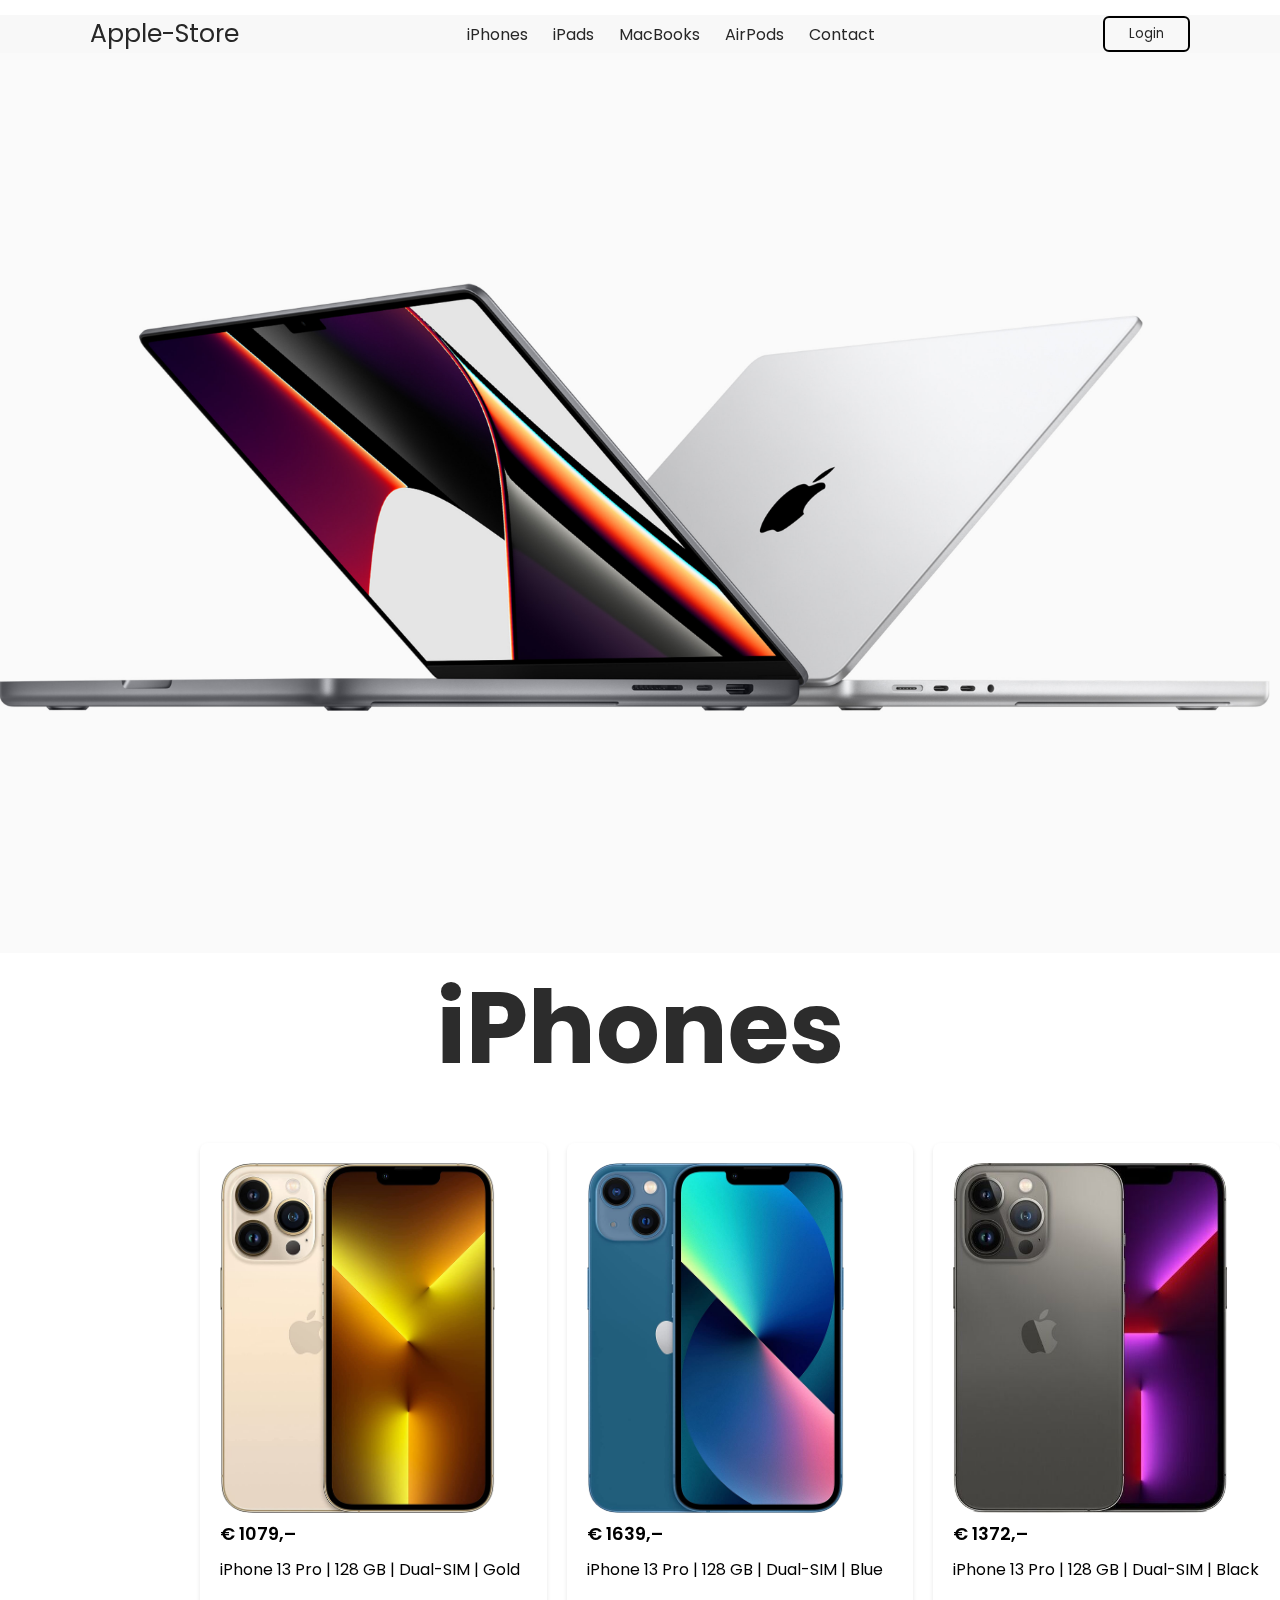
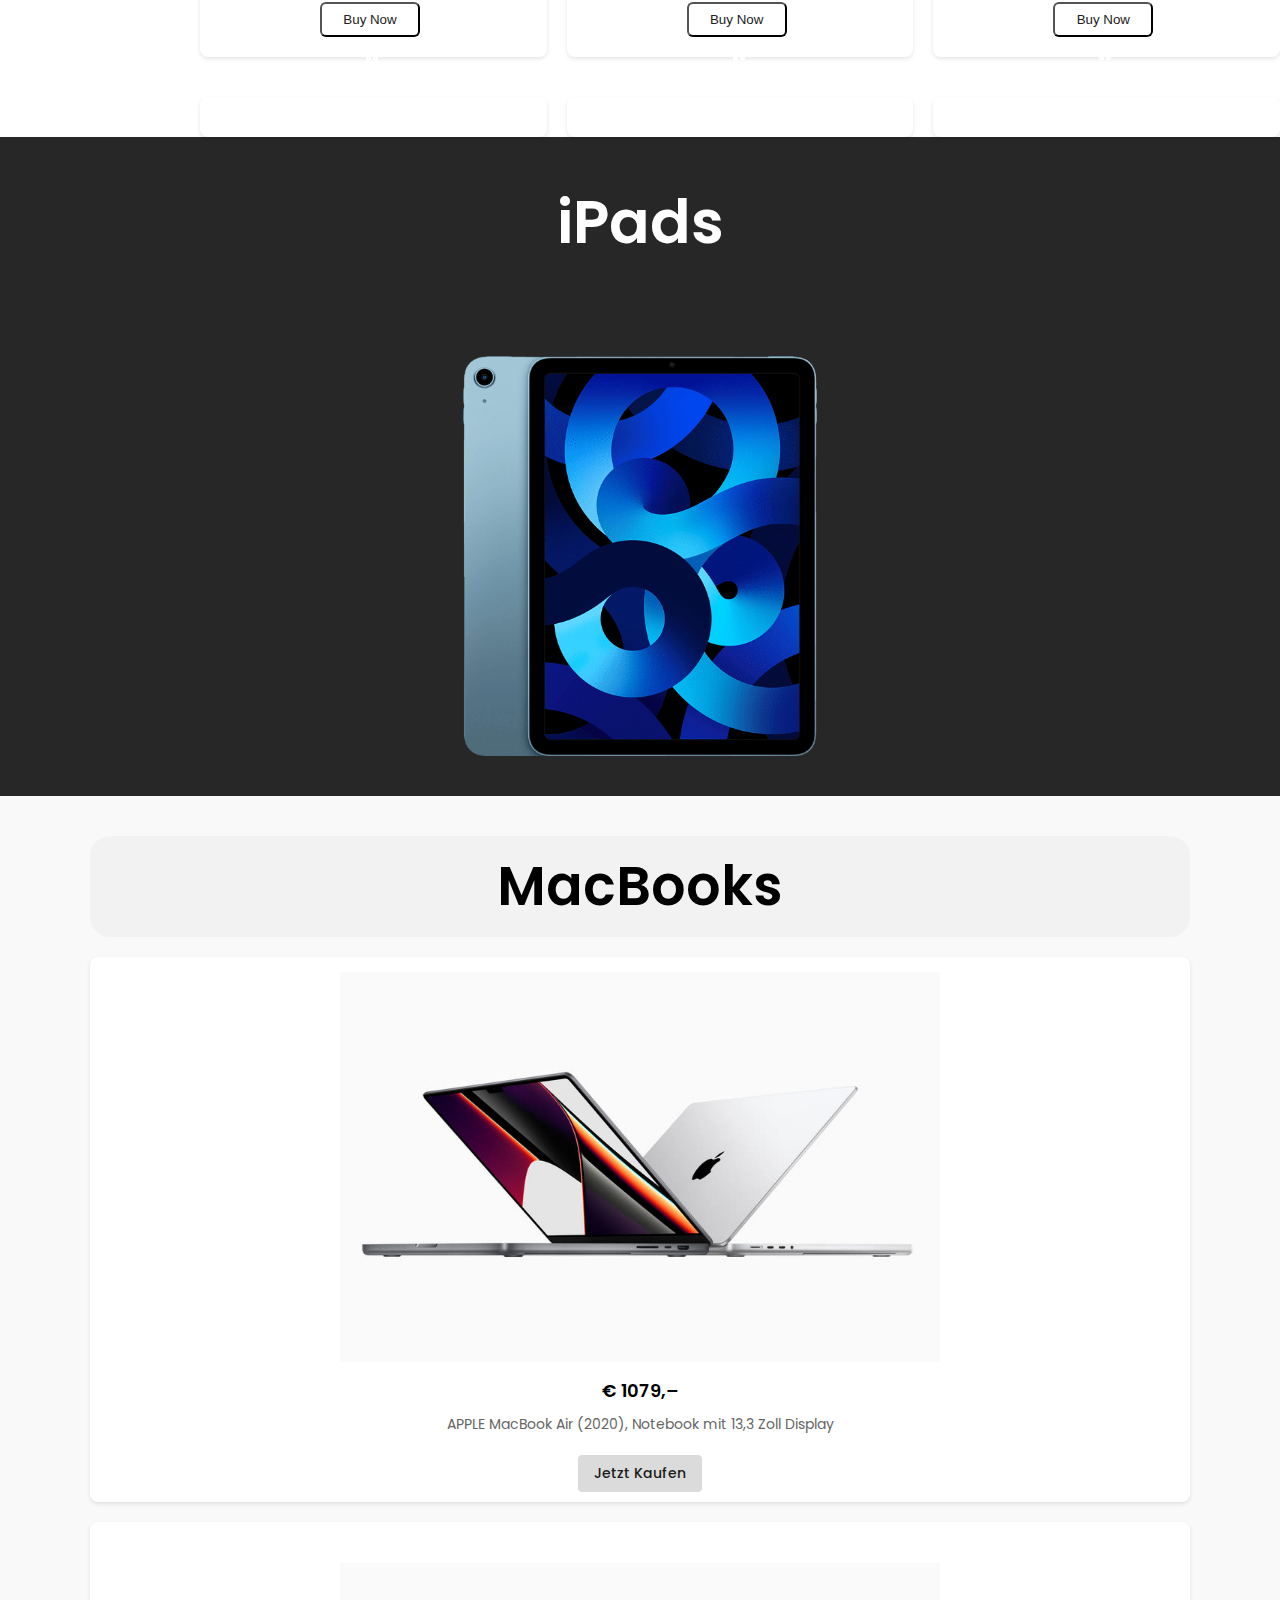
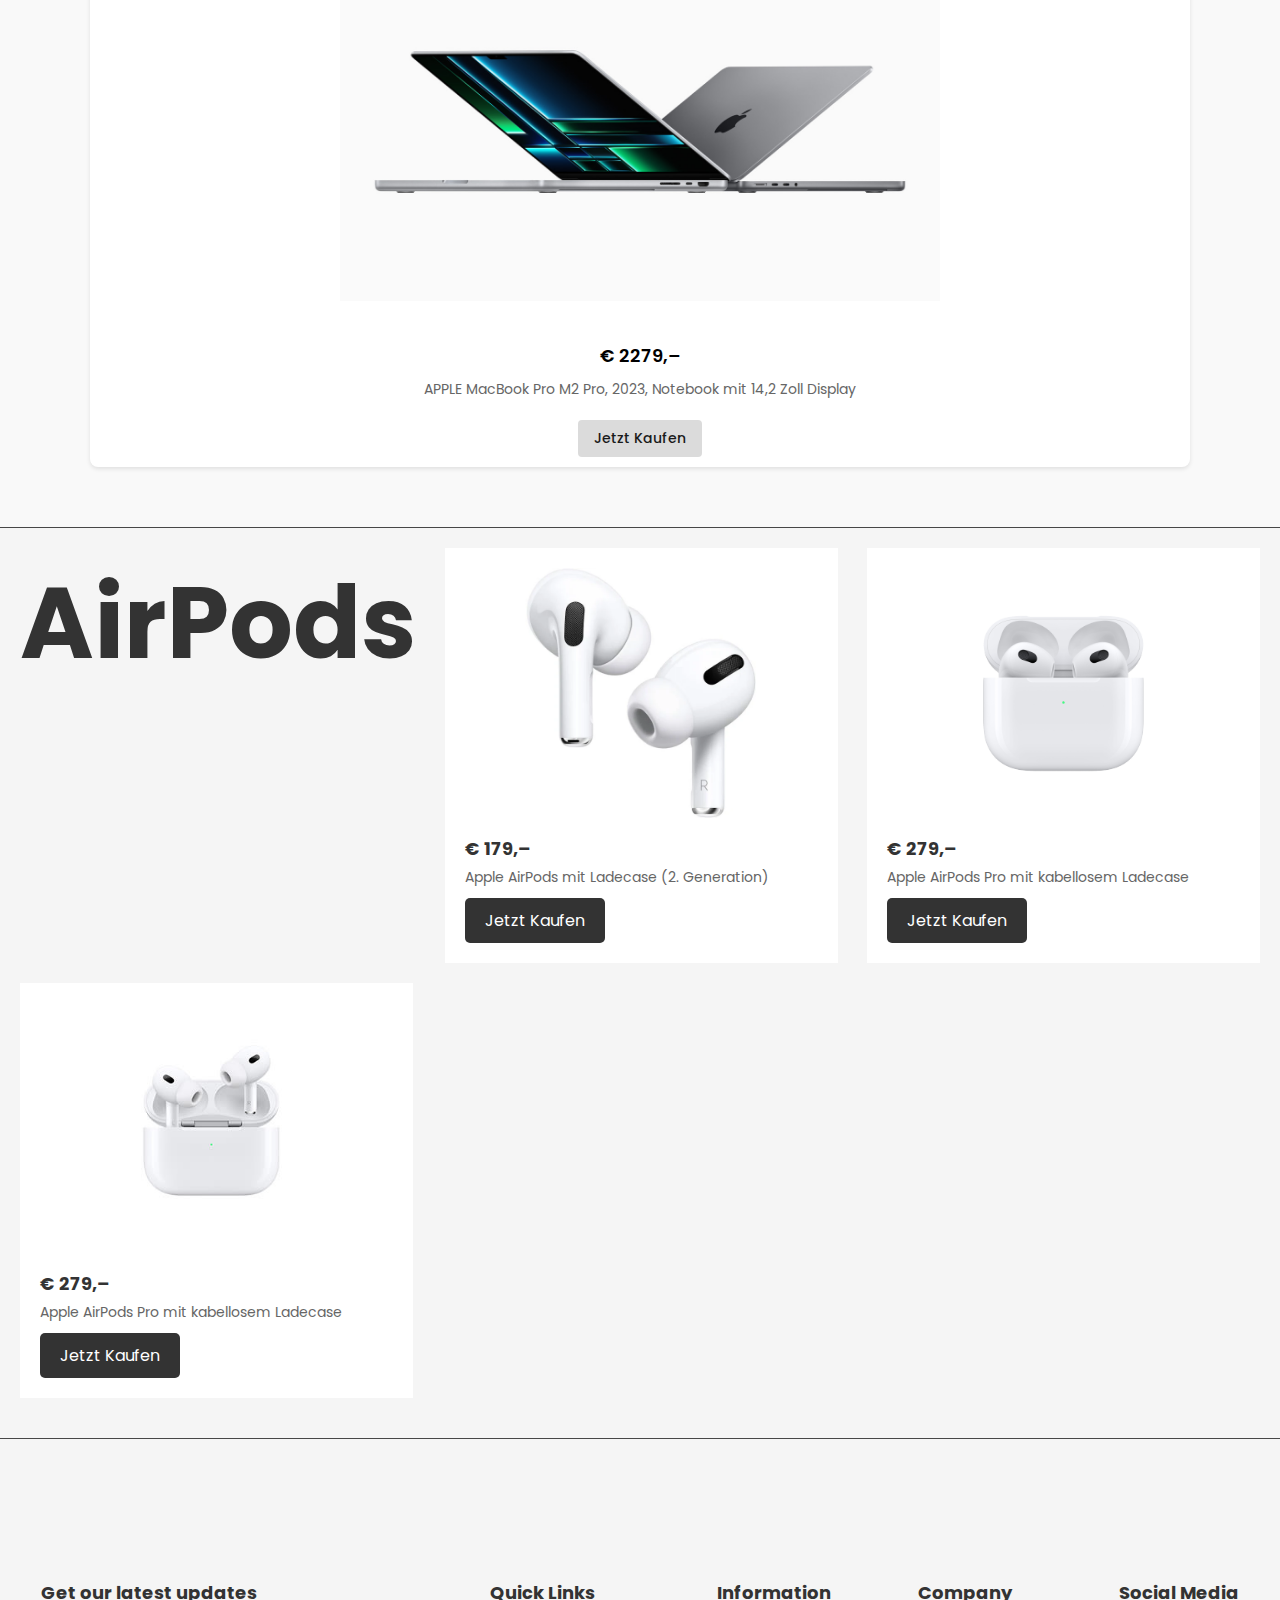
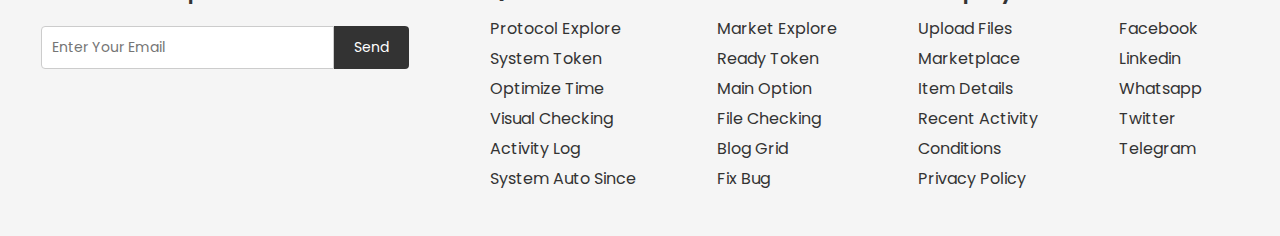
<file: index.html>
<!DOCTYPE html>
<!-- Coding By CodingNepal - codingnepalweb.com -->
<html lang="en">

<head>
  <meta charset="UTF-8" />
  <meta http-equiv="X-UA-Compatible" content="IE=edge" />
  <meta name="viewport" content="width=device-width, initial-scale=1.0" />
  <title>Apple (Deutschland)</title>
  <link rel="stylesheet" href="style.css" />
  <link rel="icon" class="logo" type="image/png" href="logo2.png">
  <!-- Unicons -->
  <link rel="stylesheet" href="https://unicons.iconscout.com/release/v4.0.0/css/line.css" />
</head>

<style>
  /* CSS for Scrollbar */
  body {
  overflow: auto;
}

/* Custom Scrollbar Styles */
::-webkit-scrollbar {
  width: 10px;
}

::-webkit-scrollbar-track {
  background: #f1f1f1;
}

::-webkit-scrollbar-thumb {
  background: #333;
  border-radius: 20px;
}

::-webkit-scrollbar-thumb:hover {
  background: #535353;
}

/* Scroll-to-Bottom Button Styles */
.scroll-to-bottom {
  position: fixed;
  bottom: 20px;
  right: 20px;
  width: 40px;
  height: 40px;
  border-radius: 50%;
  background-color: #333;
  color: #fff;
  text-align: center;
  line-height: 40px;
  cursor: pointer;
  opacity: 0;
  transition: opacity 0.3s;
  transform: rotate(360deg);
}

.scroll-to-bottom.show {
  opacity: 1;
}
</style>

<body>
  <!-- Header -->
  <header class="header">
    <nav class="nav">
      <a href="#" class="nav_logo">Apple-Store</a>

      <ul class="nav_items">
        <li class="nav_item">
          <a href="#iphones" class="nav_link">iPhones</a>
          <a href="#iPads" class="nav_link">iPads</a>
          <a href="#MacBooks" class="nav_link">MacBooks</a>
          <a href="#AirPods" class="nav_link">AirPods</a>
          <a href="#Con" class="nav_link">Contact</a>
        </li>
      </ul>

      <button class="button" id="form-open">Login</button>
    </nav>
  </header>

  <section class="home">
    <div class="form_container">
      <i class="uil uil-times form_close"></i>
      <div class="form login_form">
        <form action="#">
          <h2>Anmelden</h2>

          <div class="input_box">
            <input type="email" placeholder="Enter your email" required />
            <i class="uil uil-envelope-alt email"></i>
          </div>
          <div class="input_box">
            <input type="password" placeholder="Enter your password" required />
            <i class="uil uil-lock password"></i>
            

          <div class="option_field">
            <span class="checkbox">
              <input type="checkbox" id="check" />
              <label for="check">Erinnere mich</label>
            </span>
            <a href="#" class="forgot_pw">Passwort vergessen?</a>
          </div>

          <button class="button">Jetzt einloggen</button>

          <div class="login_signup">Noch keinen Account? <a href="#" id="signup">Registrieren</a></div>
        </form>
      </div>

      <div class="form signup_form">
        <form action="#">
          <h2>Registrieren</h2>

          <div class="input_box">
            <input type="email" placeholder="Enter your email" required />
            <i class="uil uil-envelope-alt email"></i>
          </div>
          <div class="input_box">
            <input type="password" placeholder="Create password" required />
            <i class="uil uil-lock password"></i>
            <i class="uil uil-eye-slash pw_hide"></i>
          </div>
          <div class="input_box">
            <input type="password" placeholder="Confirm password" required />
            <i class="uil uil-lock password"></i>
            <i class="uil uil-eye-slash pw_hide"></i>
          </div>
         
          <button class="button">Jetzt registrieren</button>
          <div class="login_signup">Bereits einen Account? <a href="#" id="login">Einloggen</a></div>
        </form>
      </div>
    </div>
  </section>
  
  <h1 id="iphones" class="section_title">iPhones</h1>
<section class="cards">
  <div class="card">
    <link rel="stylesheet" href="buy.html">
    <img src="card1.jpg" alt="Card 1" class="card_image" />
    <div class="card_content">
      <h3 class="card_title">€ 1079,–</h3>
      <p class="card_description">iPhone 13 Pro | 128 GB | Dual-SIM | Gold</p>
      <link rel="stylesheet" href="buy.html">
      <form action="buygold.html">
        <button class="custom-button">
          <span class="icon">
            <svg xmlns="http://www.w3.org/2000/svg" viewBox="0 0 24 24" fill="none" stroke="currentColor" stroke-width="2" stroke-linecap="round" stroke-linejoin="round">
              <path d="M1 3h4l2.689 11.627A2 2 0 0 0 9.333 17h5.334a2 2 0 0 0 1.644-1.373L19 7H6" />
              <circle cx="10.5" cy="19.5" r="1.5" />
              <circle cx="17.5" cy="19.5" r="1.5" />
            </svg>
          </span>
          Buy Now
        </button>
      </form>
    </div>
  </div>
  <div class="card">
    <img src="card2.jpg" alt="Card 2" class="card_image" />
    <div class="card_content">
      <h3 class="card_title">€ 1639,–</h3>
      <p class="card_description">iPhone 13 Pro | 128 GB | Dual-SIM | Blue</p>
      <form action="buy.html">
        <button class="custom-button">
          <span class="icon">
            <svg xmlns="http://www.w3.org/2000/svg" viewBox="0 0 24 24" fill="none" stroke="currentColor" stroke-width="2" stroke-linecap="round" stroke-linejoin="round">
              <path d="M1 3h4l2.689 11.627A2 2 0 0 0 9.333 17h5.334a2 2 0 0 0 1.644-1.373L19 7H6" />
              <circle cx="10.5" cy="19.5" r="1.5" />
              <circle cx="17.5" cy="19.5" r="1.5" />
            </svg>
          </span>
          Buy Now
        </button>
      </form>
    </div>
  </div>
  <div class="card">
    <img src="card3.jpg" alt="Card 3" class="card_image" />
    <div class="card_content">
      <h3 class="card_title">€ 1372,–</h3>
      <p class="card_description">iPhone 13 Pro | 128 GB | Dual-SIM | Black</p>
      <form action="buy.html">
        <button class="custom-button">
          <span class="icon">
            <svg xmlns="http://www.w3.org/2000/svg" viewBox="0 0 24 24" fill="none" stroke="currentColor" stroke-width="2" stroke-linecap="round" stroke-linejoin="round">
              <path d="M1 3h4l2.689 11.627A2 2 0 0 0 9.333 17h5.334a2 2 0 0 0 1.644-1.373L19 7H6" />
              <circle cx="10.5" cy="19.5" r="1.5" />
              <circle cx="17.5" cy="19.5" r="1.5" />
            </svg>
          </span>
          Buy Now
        </button>
      </form>
    </div>
  </div>
</section>


  <div class="cards">
    <div class="card">
    </div>
    <div class="card">
    </div>
    <div class="card">
    </div>
  </div>

  <div class="dark-section">
    <div class="dark-section-content">
    </div>
  </div>
  <div id="iPads" class="dark-section">
    <div class="dark-section-content">
      <h2 class="pads" style="font-size: 60px;">iPads</h2>
      <h3 class="des">Description</h3>
      <br>
      <q class="text">Apple 2022 11" iPad Pro </q>
      <div class="slider">
        <img src="slide4.jpg" alt="Bild 1" style="border-radius: 35px; background: transparent;" />
        <img src="slide5.jpg" alt="Bild 2" class="slide5" style="border-radius: 35px;" />
        <img src="slide6.jpg" alt="Bild 3" style="border-radius: 35px;" />
        <img src="slide7.jpg" alt="Bild 3" style="border-radius: 35px;" />
      </div>
    </div>
  </div>

  <section id="MacBooks" class="laptops">
    <div class="laptops-content">
      <h2 class="laptops-heading">MacBooks</h2>
  
      <div class="laptop-card">
        <img class="laptop-image" src="laptop1.jpg" alt="Laptop 1">
        <h3 class="laptop-title">€ 1079,–</h3>
        <p class="laptop-description">APPLE MacBook Air (2020), Notebook mit 13,3 Zoll Display</p>
        <a class="laptop-button" href="#">Jetzt Kaufen</a>
      </div>
  
      <div class="laptop-card">
        <img class="laptop-image" src="laptop2.jpg" alt="Laptop 2">
        <h3 class="laptop-title">€ 2279,–</h3>
        <p class="laptop-description">APPLE MacBook Pro M2 Pro, 2023, Notebook mit 14,2 Zoll Display</p>
        <a class="laptop-button" href="#">Jetzt Kaufen</a>
      </div>
    </div>
  </section>

  <section id="AirPods" class="airpods">
    <div class="airpods-content">
      <h2 class="airpods-heading">AirPods</h2>
  
      <div class="airpods-card">
        <img class="airpods-image" src="airpods1.jpg" alt="AirPods 1">
        <h3 class="airpods-title">€ 179,–</h3>
        <p class="airpods-description">Apple AirPods mit Ladecase (2. Generation)</p>
        <a class="airpods-button" href="#">Jetzt Kaufen</a>
      </div>
  
      <div class="airpods-card">
        <img class="airpods-image" src="airpods2.jpg" alt="AirPods 2">
        <h3 class="airpods-title">€ 279,–</h3>
        <p class="airpods-description">Apple AirPods Pro mit kabellosem Ladecase</p>
        <a class="airpods-button" href="#">Jetzt Kaufen</a>
      </div>
  
      <div class="airpods-card">
        <img class="airpods-image" src="airpods3.jpg" alt="AirPods 3">
        <h3 class="airpods-title">€ 279,–</h3>
        <p class="airpods-description">Apple AirPods Pro mit kabellosem Ladecase</p>
        <a class="airpods-button" href="#">Jetzt Kaufen</a>
      </div>
    </div>
  </section>
  
  

  <footer id="Con" class="footer">
    <div class="footer-container">
      <div>
        <h3>Get our latest updates</h3>
        <form>
          <div class="input-wrap">
            <input type="email" placeholder="Enter Your Email" />
            <button type="submit" class="btn btn-primary">Send</button>
          </div>
        </form>
      </div>
      <div>
        <h3>Quick Links</h3>
        <ul>
          <li><a href="#">Protocol Explore</a></li>
          <li><a href="#">System Token</a></li>
          <li><a href="#">Optimize Time</a></li>
          <li><a href="#">Visual Checking</a></li>
          <li><a href="#">Activity Log</a></li>
          <li><a href="#">System Auto Since</a></li>
        </ul>
      </div>
      <div>
        <h3>Information</h3>
        <ul>
          <li><a href="#">Market Explore</a></li>
          <li><a href="#">Ready Token</a></li>
          <li><a href="#">Main Option</a></li>
          <li><a href="#">File Checking</a></li>
          <li><a href="#">Blog Grid</a></li>
          <li><a href="#">Fix Bug</a></li>
        </ul>
      </div>
      <div>
        <h3>Company</h3>
        <ul>
          <li><a href="#">Upload Files</a></li>
          <li><a href="#">Marketplace</a></li>
          <li><a href="#">Item Details</a></li>
          <li><a href="#">Recent Activity</a></li>
          <li><a href="#">Conditions</a></li>
          <li><a href="#">Privacy Policy</a></li>
        </ul>
      </div>
      <div>
        <h3>Social Media</h3>
        <ul>
          <li><a href="#">Facebook</a></li>
          <li><a href="#">Linkedin</a></li>
          <li><a href="#">Whatsapp</a></li>
          <li><a href="#">Twitter</a></li>
          <li><a href="#">Telegram</a></li>
        </ul>
      </div>
    </div>
  </footer>
  
  <div class="scroll-to-bottom" onclick="scrollToBottom()">
    <i class="uil uil-arrow-down"></i>
  </div>

  <script src="script.js"></script>
</body>

</html>
</file>
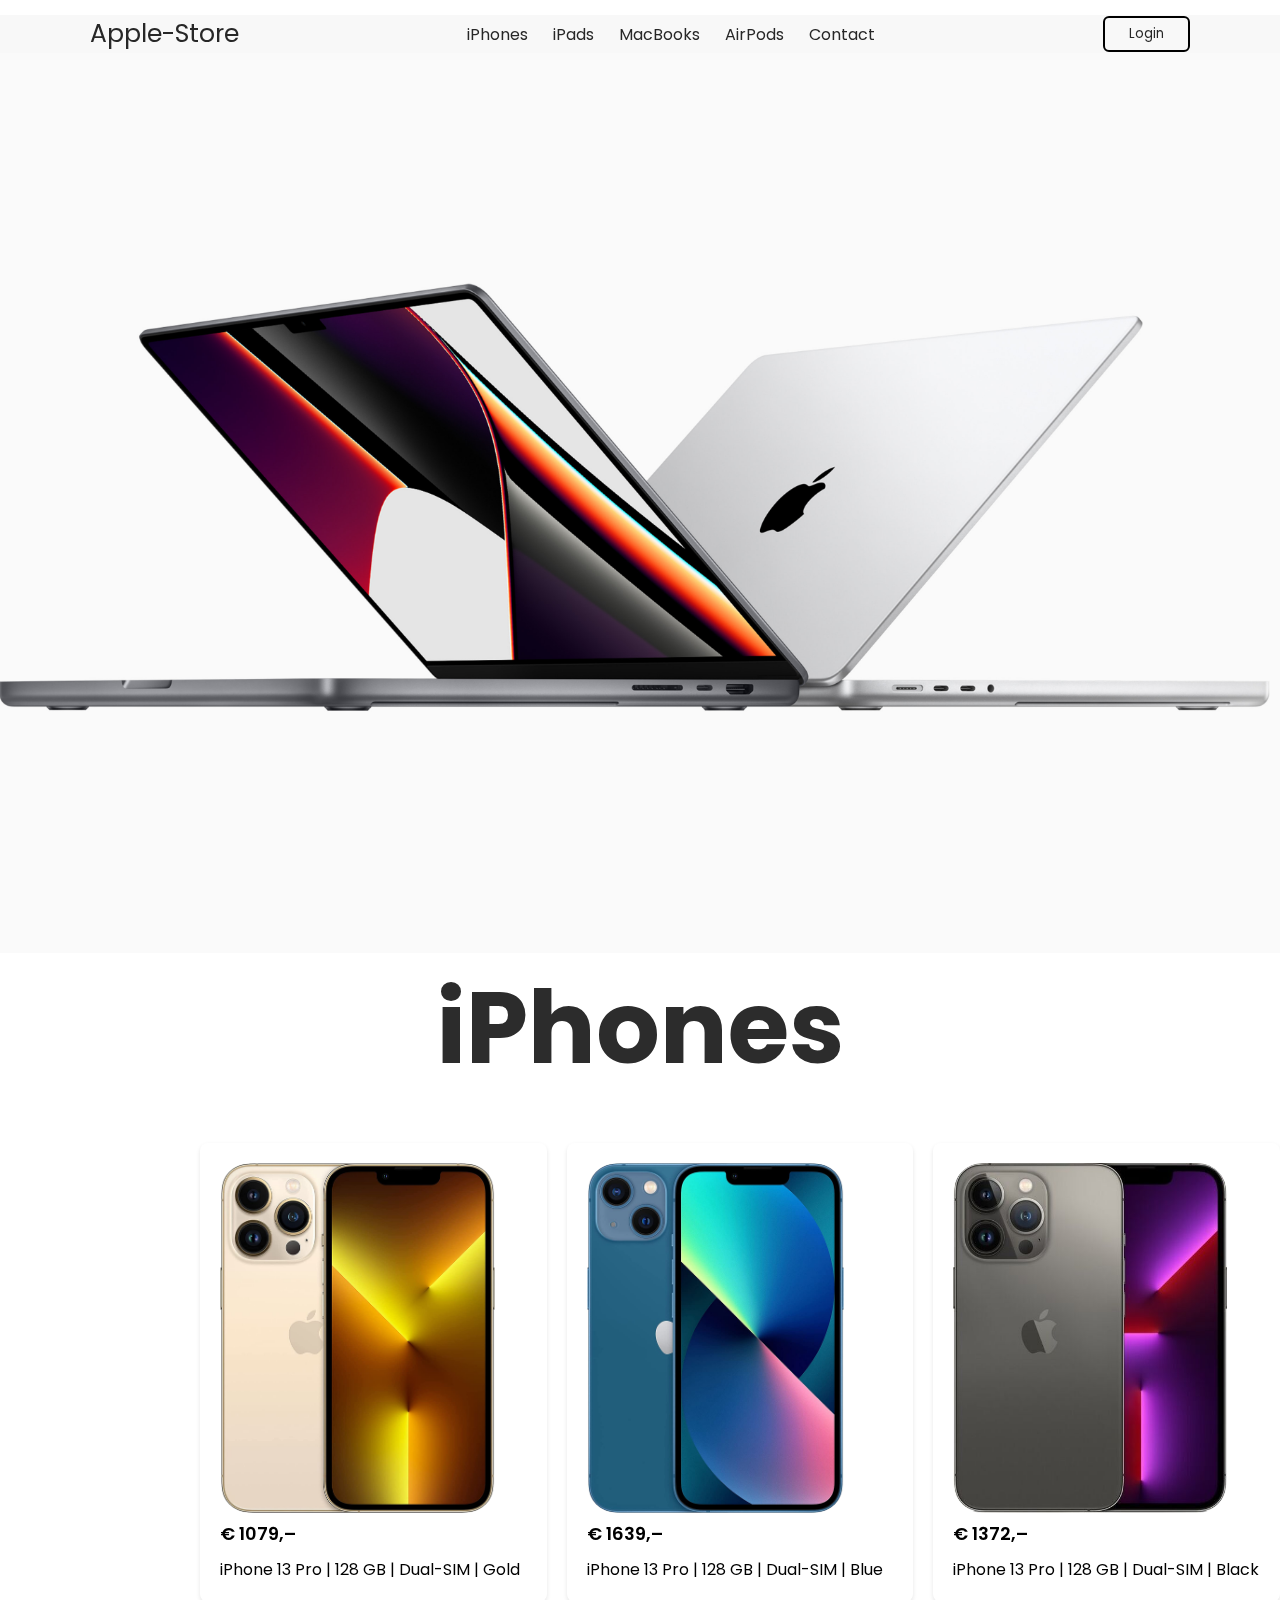
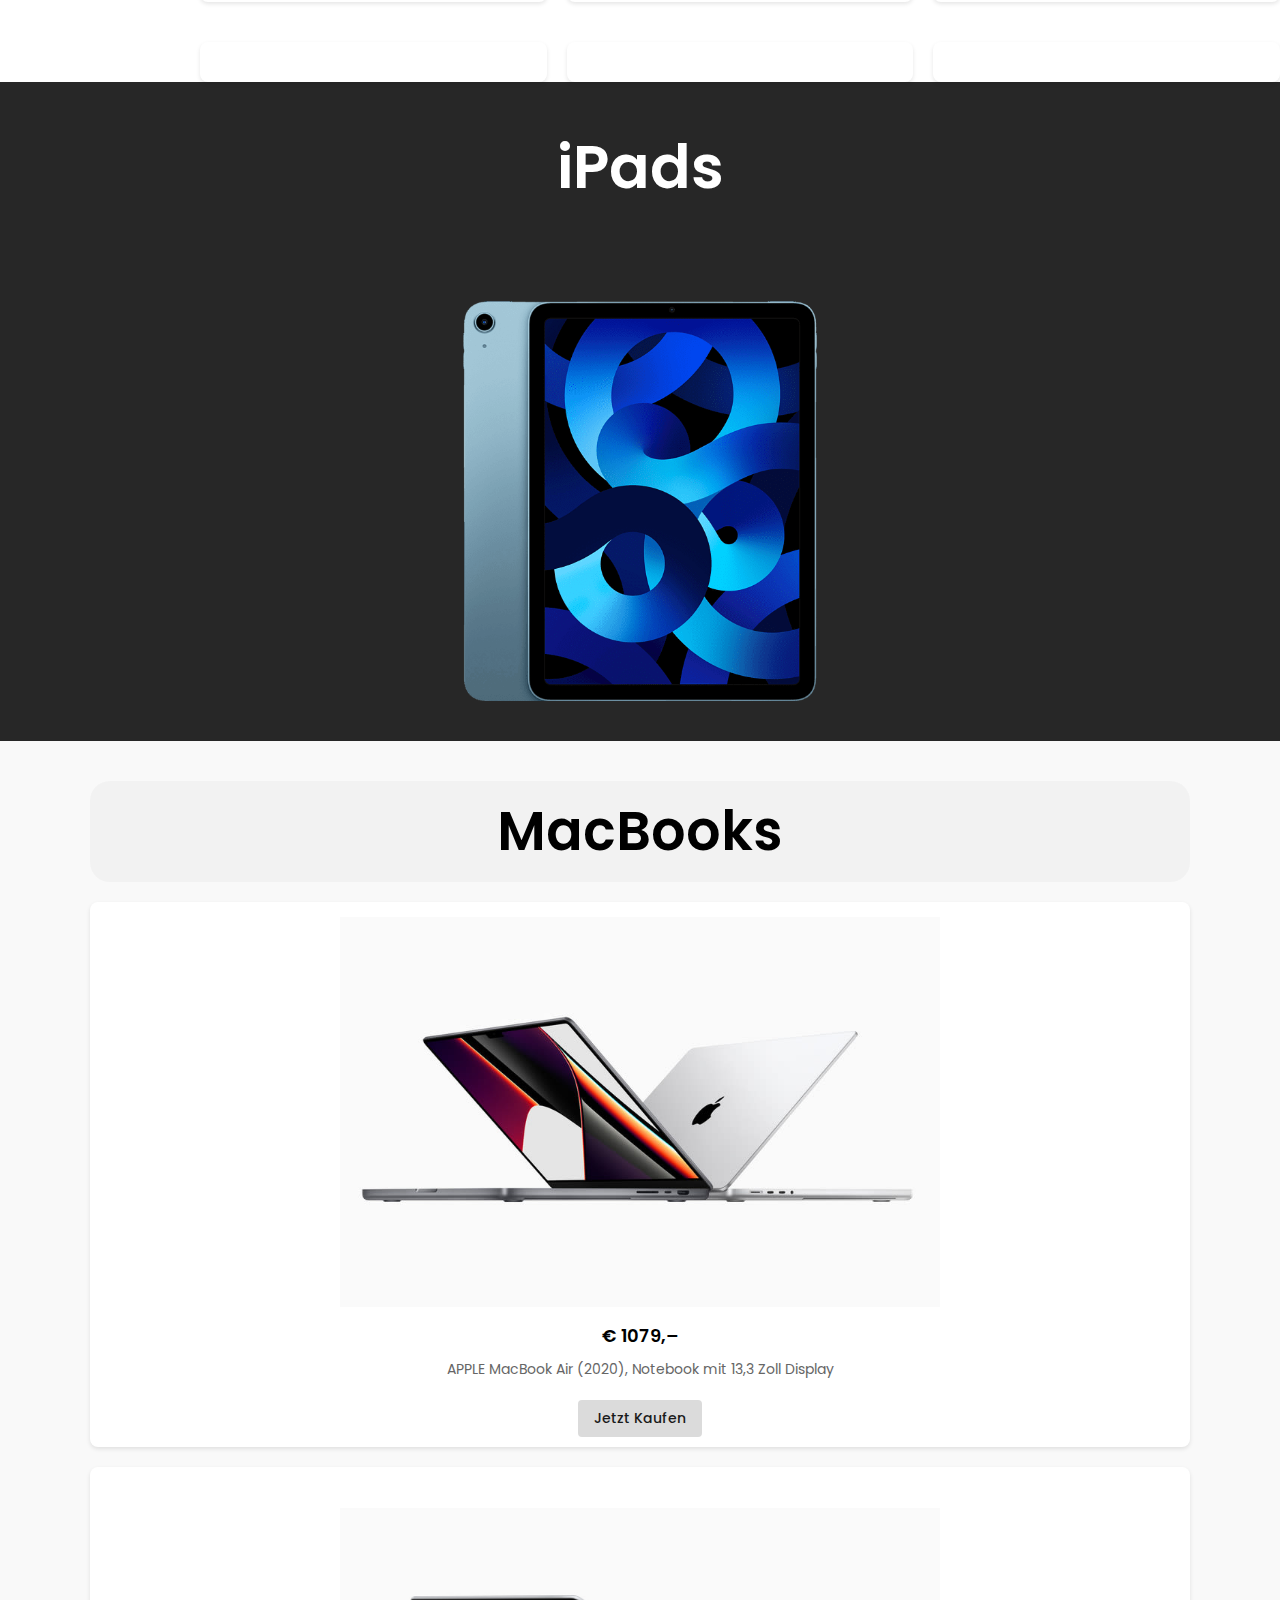
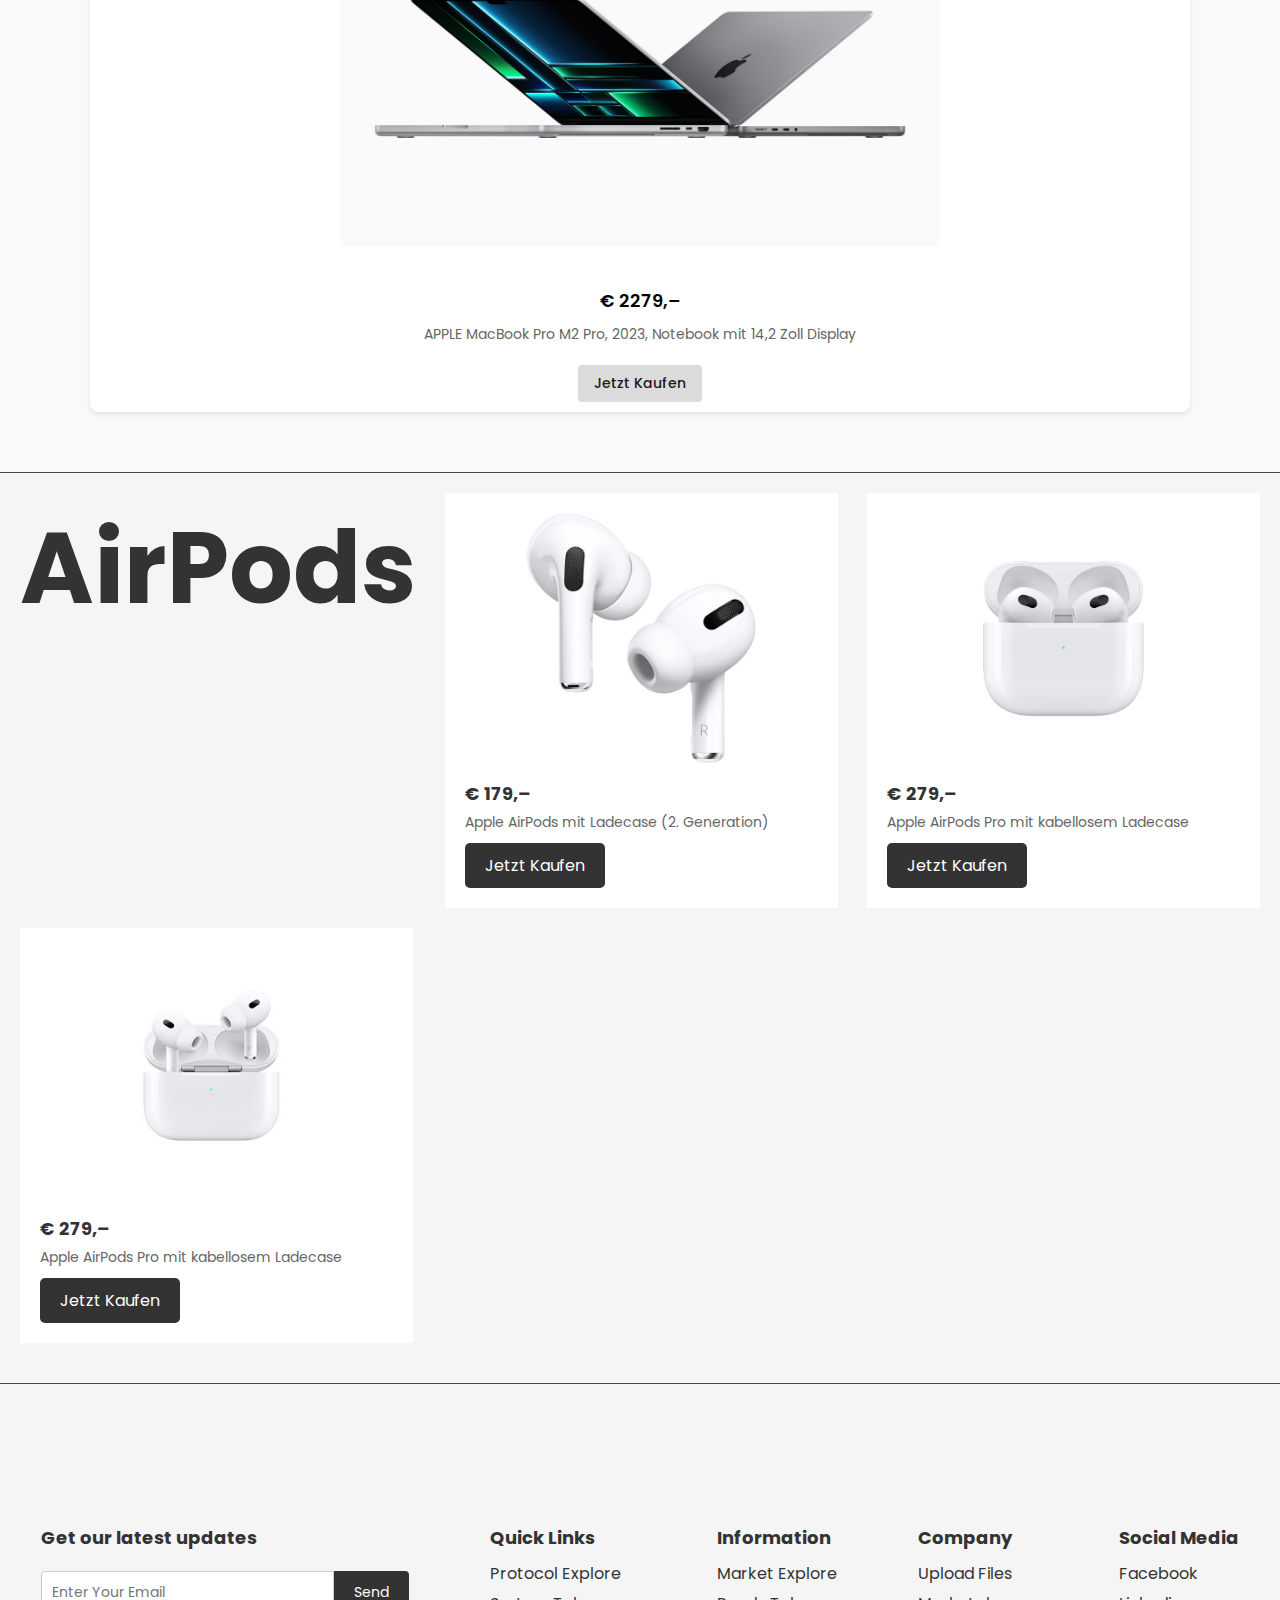
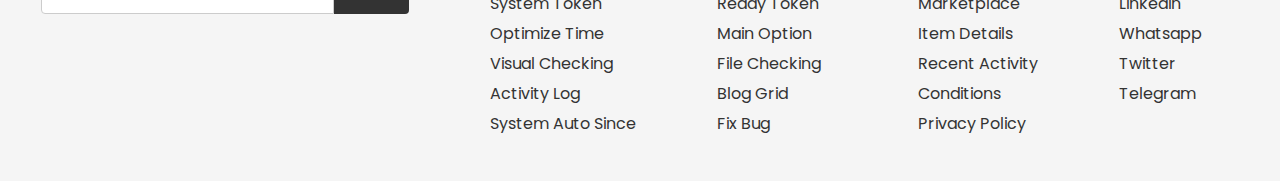
<file: Appel page 26.05.2023/index.html>
<!DOCTYPE html>
<!-- Coding By CodingNepal - codingnepalweb.com -->
<html lang="en">

<head>
  <meta charset="UTF-8" />
  <meta http-equiv="X-UA-Compatible" content="IE=edge" />
  <meta name="viewport" content="width=device-width, initial-scale=1.0" />
  <title>Apple (Deutschland)</title>
  <link rel="stylesheet" href="style.css" />
  <link rel="icon" class="logo" type="image/png" href="logo2.png">
  <!-- Unicons -->
  <link rel="stylesheet" href="https://unicons.iconscout.com/release/v4.0.0/css/line.css" />
</head>

<style>
  /* CSS for Scrollbar */
  body {
  overflow: auto;
}

/* Custom Scrollbar Styles */
::-webkit-scrollbar {
  width: 10px;
}

::-webkit-scrollbar-track {
  background: #f1f1f1;
}

::-webkit-scrollbar-thumb {
  background: #333;
  border-radius: 20px;
}

::-webkit-scrollbar-thumb:hover {
  background: #535353;
}

/* Scroll-to-Bottom Button Styles */
.scroll-to-bottom {
  position: fixed;
  bottom: 20px;
  right: 20px;
  width: 40px;
  height: 40px;
  border-radius: 50%;
  background-color: #333;
  color: #fff;
  text-align: center;
  line-height: 40px;
  cursor: pointer;
  opacity: 0;
  transition: opacity 0.3s;
  transform: rotate(360deg);
}

.scroll-to-bottom.show {
  opacity: 1;
}
</style>

<body>
  <!-- Header -->
  <header class="header">
    <nav class="nav">
      <a href="#" class="nav_logo">Apple-Store</a>

      <ul class="nav_items">
        <li class="nav_item">
          <a href="#iphones" class="nav_link">iPhones</a>
          <a href="#iPads" class="nav_link">iPads</a>
          <a href="#MacBooks" class="nav_link">MacBooks</a>
          <a href="#AirPods" class="nav_link">AirPods</a>
          <a href="#Con" class="nav_link">Contact</a>
        </li>
      </ul>

      <button class="button" id="form-open">Login</button>
    </nav>
  </header>

  <section class="home">
    <div class="form_container">
      <i class="uil uil-times form_close"></i>
      <div class="form login_form">
        <form action="#">
          <h2>Anmelden</h2>

          <div class="input_box">
            <input type="email" placeholder="Enter your email" required />
            <i class="uil uil-envelope-alt email"></i>
          </div>
          <div class="input_box">
            <input type="password" placeholder="Enter your password" required />
            <i class="uil uil-lock password"></i>
            

          <div class="option_field">
            <span class="checkbox">
              <input type="checkbox" id="check" />
              <label for="check">Erinnere mich</label>
            </span>
            <a href="#" class="forgot_pw">Passwort vergessen?</a>
          </div>

          <button class="button">Jetzt einloggen</button>

          <div class="login_signup">Noch keinen Account? <a href="#" id="signup">Registrieren</a></div>
        </form>
      </div>

      <div class="form signup_form">
        <form action="#">
          <h2>Registrieren</h2>

          <div class="input_box">
            <input type="email" placeholder="Enter your email" required />
            <i class="uil uil-envelope-alt email"></i>
          </div>
          <div class="input_box">
            <input type="password" placeholder="Create password" required />
            <i class="uil uil-lock password"></i>
            <i class="uil uil-eye-slash pw_hide"></i>
          </div>
          <div class="input_box">
            <input type="password" placeholder="Confirm password" required />
            <i class="uil uil-lock password"></i>
            <i class="uil uil-eye-slash pw_hide"></i>
          </div>
         
          <button class="button">Jetzt registrieren</button>
          <div class="login_signup">Bereits einen Account? <a href="#" id="login">Einloggen</a></div>
        </form>
      </div>
    </div>
  </section>
  
  <h1 id="iphones" class="section_title">iPhones</h1>
<section class="cards">
  <div class="card">
    <img src="card1.jpg" alt="Card 1" class="card_image" />
    <div class="card_content">
      <h3 class="card_title">€ 1079,–</h3>
      <p class="card_description">iPhone 13 Pro | 128 GB | Dual-SIM | Gold</p>
    </div>
  </div>
  <div class="card">
    <img src="card2.jpg" alt="Card 2" class="card_image" />
    <div class="card_content">
      <h3 class="card_title">€ 1639,–</h3>
      <p class="card_description">iPhone 13 Pro | 128 GB | Dual-SIM | Blue</p>
    </div>
  </div>
  <div class="card">
    <img src="card3.jpg" alt="Card 3" class="card_image" />
    <div class="card_content">
      <h3 class="card_title">€ 1372,–</h3>
      <p class="card_description">iPhone 13 Pro | 128 GB | Dual-SIM | Black</p>
    </div>
  </div>
</section>


  <div class="cards">
    <div class="card">
    </div>
    <div class="card">
    </div>
    <div class="card">
    </div>
  </div>

  <div class="dark-section">
    <div class="dark-section-content">
    </div>
  </div>
  <div id="iPads" class="dark-section">
    <div class="dark-section-content">
      <h2 class="pads" style="font-size: 60px;">iPads</h2>
      <h3 class="des">Description</h3>
      <br>
      <q class="text">Apple 2022 11" iPad Pro </q>
      <div class="slider">
        <img src="slide4.jpg" alt="Bild 1" style="border-radius: 35px; background: transparent;" />
        <img src="slide5.jpg" alt="Bild 2" class="slide5" style="border-radius: 35px;" />
        <img src="slide6.jpg" alt="Bild 3" style="border-radius: 35px;" />
        <img src="slide7.jpg" alt="Bild 3" style="border-radius: 35px;" />
      </div>
    </div>
  </div>

  <section id="MacBooks" class="laptops">
    <div class="laptops-content">
      <h2 class="laptops-heading">MacBooks</h2>
  
      <div class="laptop-card">
        <img class="laptop-image" src="laptop1.jpg" alt="Laptop 1">
        <h3 class="laptop-title">€ 1079,–</h3>
        <p class="laptop-description">APPLE MacBook Air (2020), Notebook mit 13,3 Zoll Display</p>
        <a class="laptop-button" href="#">Jetzt Kaufen</a>
      </div>
  
      <div class="laptop-card">
        <img class="laptop-image" src="laptop2.jpg" alt="Laptop 2">
        <h3 class="laptop-title">€ 2279,–</h3>
        <p class="laptop-description">APPLE MacBook Pro M2 Pro, 2023, Notebook mit 14,2 Zoll Display</p>
        <a class="laptop-button" href="#">Jetzt Kaufen</a>
      </div>
    </div>
  </section>

  <section id="AirPods" class="airpods">
    <div class="airpods-content">
      <h2 class="airpods-heading">AirPods</h2>
  
      <div class="airpods-card">
        <img class="airpods-image" src="airpods1.jpg" alt="AirPods 1">
        <h3 class="airpods-title">€ 179,–</h3>
        <p class="airpods-description">Apple AirPods mit Ladecase (2. Generation)</p>
        <a class="airpods-button" href="#">Jetzt Kaufen</a>
      </div>
  
      <div class="airpods-card">
        <img class="airpods-image" src="airpods2.jpg" alt="AirPods 2">
        <h3 class="airpods-title">€ 279,–</h3>
        <p class="airpods-description">Apple AirPods Pro mit kabellosem Ladecase</p>
        <a class="airpods-button" href="#">Jetzt Kaufen</a>
      </div>
  
      <div class="airpods-card">
        <img class="airpods-image" src="airpods3.jpg" alt="AirPods 3">
        <h3 class="airpods-title">€ 279,–</h3>
        <p class="airpods-description">Apple AirPods Pro mit kabellosem Ladecase</p>
        <a class="airpods-button" href="#">Jetzt Kaufen</a>
      </div>
    </div>
  </section>
  
  

  <footer id="Con" class="footer">
    <div class="footer-container">
      <div>
        <h3>Get our latest updates</h3>
        <form>
          <div class="input-wrap">
            <input type="email" placeholder="Enter Your Email" />
            <button type="submit" class="btn btn-primary">Send</button>
          </div>
        </form>
      </div>
      <div>
        <h3>Quick Links</h3>
        <ul>
          <li><a href="#">Protocol Explore</a></li>
          <li><a href="#">System Token</a></li>
          <li><a href="#">Optimize Time</a></li>
          <li><a href="#">Visual Checking</a></li>
          <li><a href="#">Activity Log</a></li>
          <li><a href="#">System Auto Since</a></li>
        </ul>
      </div>
      <div>
        <h3>Information</h3>
        <ul>
          <li><a href="#">Market Explore</a></li>
          <li><a href="#">Ready Token</a></li>
          <li><a href="#">Main Option</a></li>
          <li><a href="#">File Checking</a></li>
          <li><a href="#">Blog Grid</a></li>
          <li><a href="#">Fix Bug</a></li>
        </ul>
      </div>
      <div>
        <h3>Company</h3>
        <ul>
          <li><a href="#">Upload Files</a></li>
          <li><a href="#">Marketplace</a></li>
          <li><a href="#">Item Details</a></li>
          <li><a href="#">Recent Activity</a></li>
          <li><a href="#">Conditions</a></li>
          <li><a href="#">Privacy Policy</a></li>
        </ul>
      </div>
      <div>
        <h3>Social Media</h3>
        <ul>
          <li><a href="#">Facebook</a></li>
          <li><a href="#">Linkedin</a></li>
          <li><a href="#">Whatsapp</a></li>
          <li><a href="#">Twitter</a></li>
          <li><a href="#">Telegram</a></li>
        </ul>
      </div>
    </div>
  </footer>
  
  <div class="scroll-to-bottom" onclick="scrollToBottom()">
    <i class="uil uil-arrow-down"></i>
  </div>

  <script src="script.js"></script>
</body>

</html>
</file>
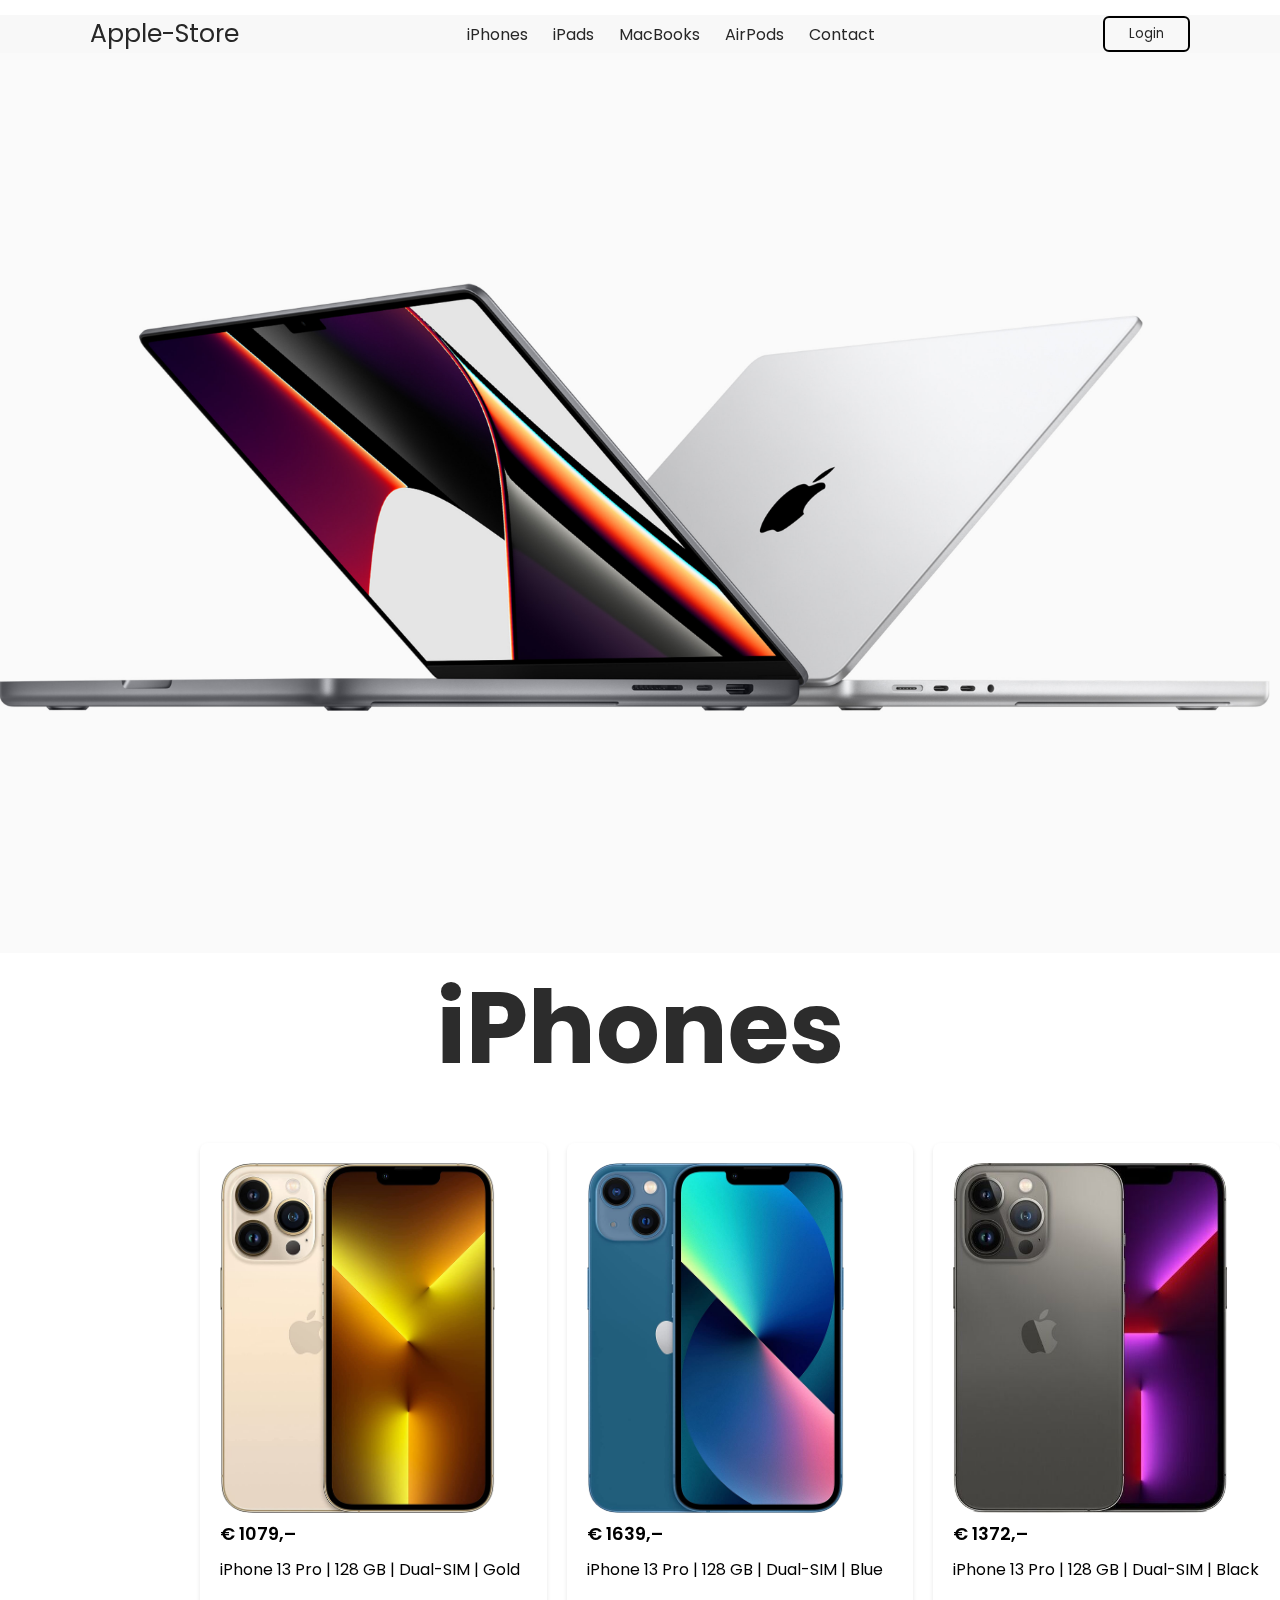
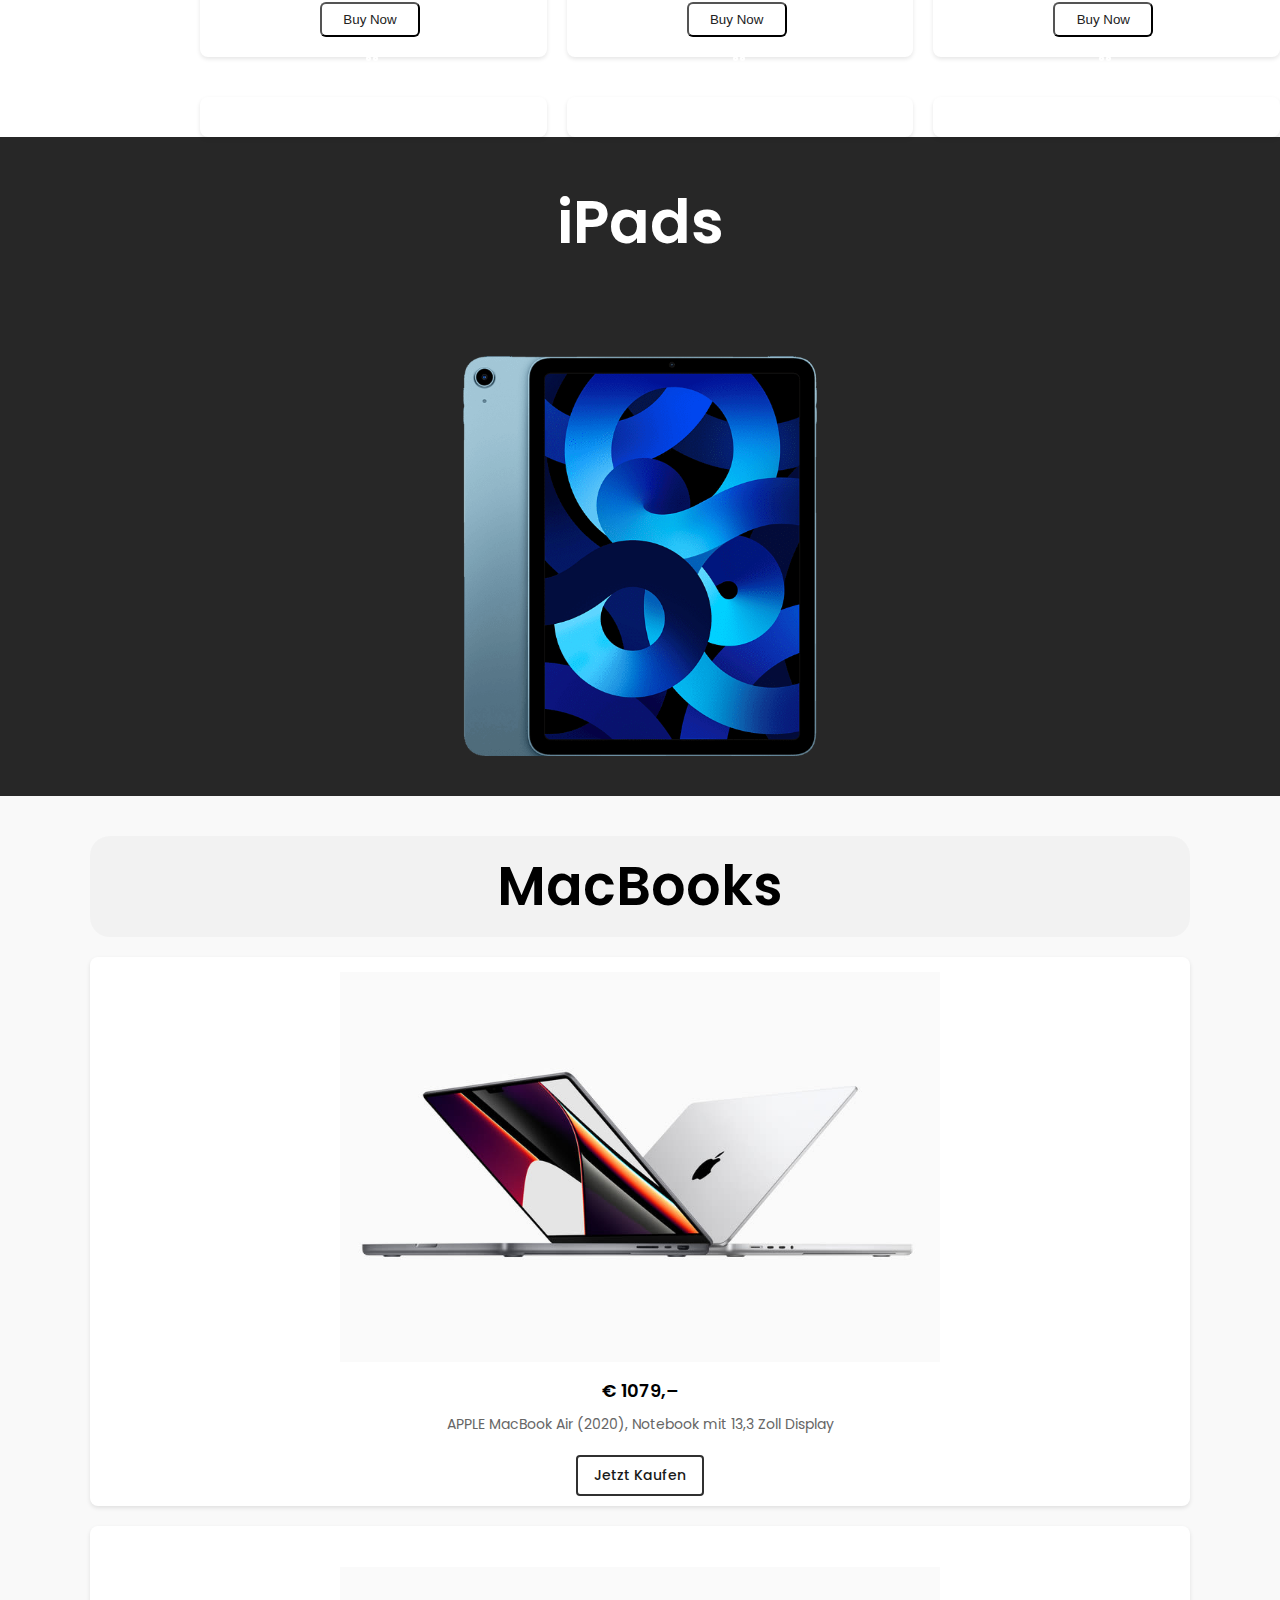
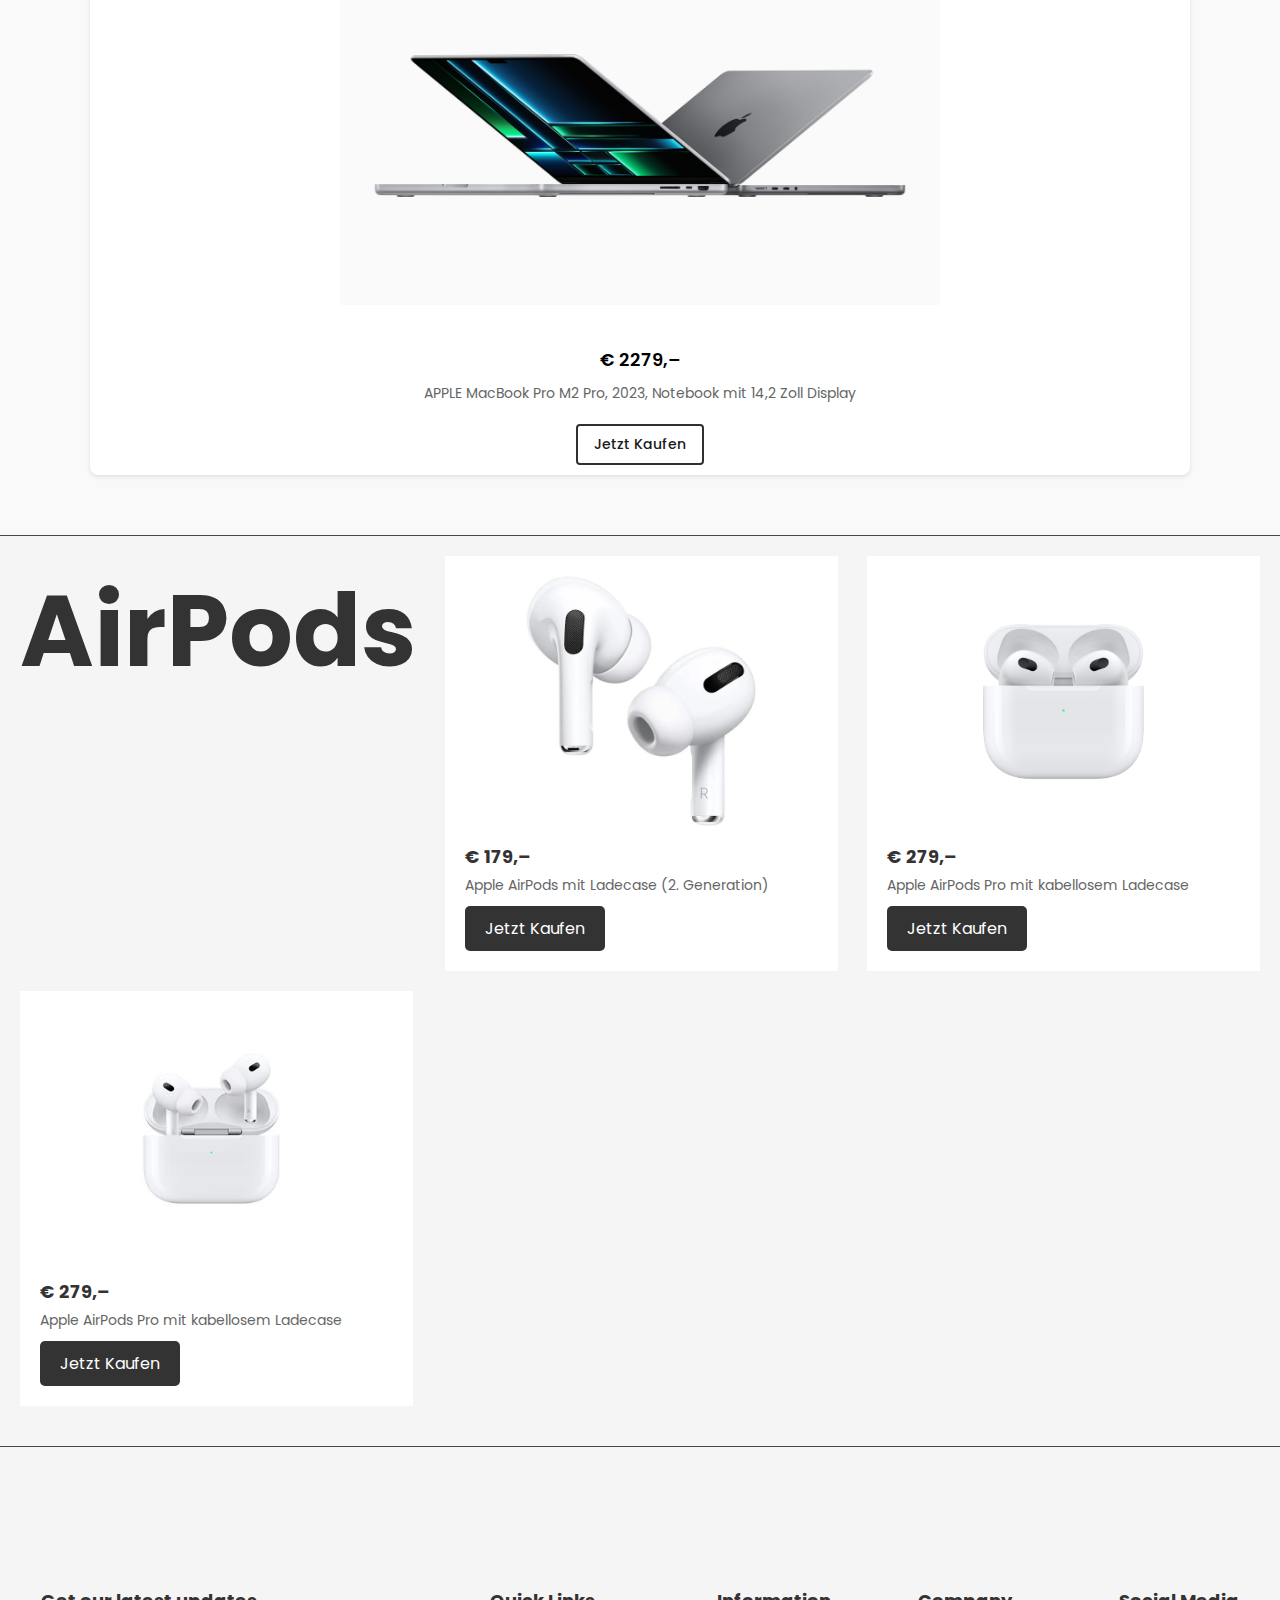
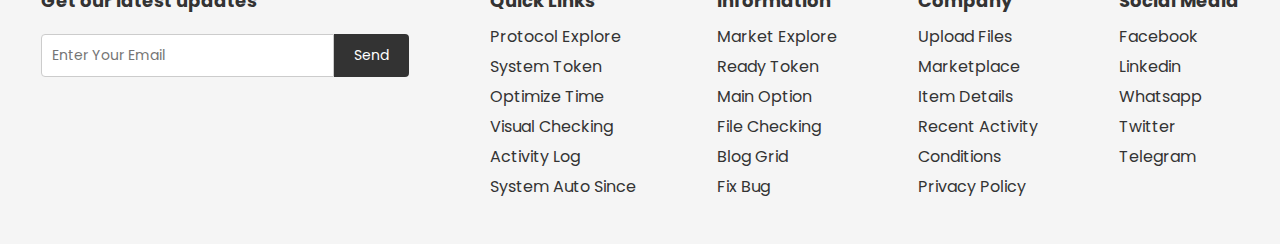
<file: MY_CST/index.html>
<!DOCTYPE html>
<!-- Coding By CodingNepal - codingnepalweb.com -->
<html lang="en">

<head>
  <meta charset="UTF-8" />
  <meta http-equiv="X-UA-Compatible" content="IE=edge" />
  <meta name="viewport" content="width=device-width, initial-scale=1.0" />
  <title>Apple (Deutschland)</title>
  <link rel="stylesheet" href="style.css" />
  <link rel="icon" class="logo" type="image/png" href="logo2.png">
  <!-- Unicons -->
  <link rel="stylesheet" href="https://unicons.iconscout.com/release/v4.0.0/css/line.css" />
</head>

<style>
  /* CSS for Scrollbar */
  body {
  overflow: auto;
}

/* Custom Scrollbar Styles */
::-webkit-scrollbar {
  width: 10px;
}

::-webkit-scrollbar-track {
  background: #f1f1f1;
}

::-webkit-scrollbar-thumb {
  background: #333;
  border-radius: 20px;
}

::-webkit-scrollbar-thumb:hover {
  background: #535353;
}

/* Scroll-to-Bottom Button Styles */
.scroll-to-bottom {
  position: fixed;
  bottom: 20px;
  right: 20px;
  width: 40px;
  height: 40px;
  border-radius: 50%;
  background-color: #333;
  color: #fff;
  text-align: center;
  line-height: 40px;
  cursor: pointer;
  opacity: 0;
  transition: opacity 0.3s;
  transform: rotate(360deg);
}

.scroll-to-bottom.show {
  opacity: 1;
}
</style>

<body>
  <!-- Header -->
  <header class="header">
    <nav class="nav">
      <a href="#" class="nav_logo">Apple-Store</a>

      <ul class="nav_items">
        <li class="nav_item">
          <a href="#iphones" class="nav_link">iPhones</a>
          <a href="#iPads" class="nav_link">iPads</a>
          <a href="#MacBooks" class="nav_link">MacBooks</a>
          <a href="#AirPods" class="nav_link">AirPods</a>
          <a href="#Con" class="nav_link">Contact</a>
        </li>
      </ul>

      <button class="button" id="form-open">Login</button>
    </nav>
  </header>

  <section class="home">
    <div class="form_container">
      <i class="uil uil-times form_close"></i>
      <div class="form login_form">
        <form action="#">
          <h2>Anmelden</h2>

          <div class="input_box">
            <input type="email" placeholder="Enter your email" required />
            <i class="uil uil-envelope-alt email"></i>
          </div>
          <div class="input_box">
            <input type="password" placeholder="Enter your password" required />
            <i class="uil uil-lock password"></i>
            

          <div class="option_field">
            <span class="checkbox">
              <input type="checkbox" id="check" />
              <label for="check">Erinnere mich</label>
            </span>
            <a href="#" class="forgot_pw">Passwort vergessen?</a>
          </div>

          <button class="button">Jetzt einloggen</button>

          <div class="login_signup">Noch keinen Account? <a href="#" id="signup">Registrieren</a></div>
        </form>
      </div>

      <div class="form signup_form">
        <form action="#">
          <h2>Registrieren</h2>

          <div class="input_box">
            <input type="email" placeholder="Enter your email" required />
            <i class="uil uil-envelope-alt email"></i>
          </div>
          <div class="input_box">
            <input type="password" placeholder="Create password" required />
            <i class="uil uil-lock password"></i>
            <i class="uil uil-eye-slash pw_hide"></i>
          </div>
          <div class="input_box">
            <input type="password" placeholder="Confirm password" required />
            <i class="uil uil-lock password"></i>
            <i class="uil uil-eye-slash pw_hide"></i>
          </div>
         
          <button class="button">Jetzt registrieren</button>
          <div class="login_signup">Bereits einen Account? <a href="#" id="login">Einloggen</a></div>
        </form>
      </div>
    </div>
  </section>
  
  <h1 id="iphones" class="section_title">iPhones</h1>
<section class="cards">
  <div class="card">
    <link rel="stylesheet" href="buy.html">
    <img src="card1.jpg" alt="Card 1" class="card_image" />
    <div class="card_content">
      <h3 class="card_title">€ 1079,–</h3>
      <p class="card_description">iPhone 13 Pro | 128 GB | Dual-SIM | Gold</p>
      <form action="paymantgold.html">
        <button class="custom-button">
          <span class="icon">
            <svg xmlns="http://www.w3.org/2000/svg" viewBox="0 0 24 24" fill="none" stroke="currentColor" stroke-width="2" stroke-linecap="round" stroke-linejoin="round">
              <path d="M1 3h4l2.689 11.627A2 2 0 0 0 9.333 17h5.334a2 2 0 0 0 1.644-1.373L19 7H6" />
              <circle cx="10.5" cy="19.5" r="1.5" />
              <circle cx="17.5" cy="19.5" r="1.5" />
            </svg>
          </span>
          Buy Now
        </button>
      </form>
    </div>
  </div>
  <div class="card">
    <img src="card2.jpg" alt="Card 2" class="card_image" />
    <div class="card_content">
      <h3 class="card_title">€ 1639,–</h3>
      <p class="card_description">iPhone 13 Pro | 128 GB | Dual-SIM | Blue</p>
      <form action="paymantblue.html">
        <button class="custom-button">
          <span class="icon">
            <svg xmlns="http://www.w3.org/2000/svg" viewBox="0 0 24 24" fill="none" stroke="currentColor" stroke-width="2" stroke-linecap="round" stroke-linejoin="round">
              <path d="M1 3h4l2.689 11.627A2 2 0 0 0 9.333 17h5.334a2 2 0 0 0 1.644-1.373L19 7H6" />
              <circle cx="10.5" cy="19.5" r="1.5" />
              <circle cx="17.5" cy="19.5" r="1.5" />
            </svg>
          </span>
          Buy Now
        </button>
      </form>
    </div>
  </div>
  <div class="card">
    <img src="card3.jpg" alt="Card 3" class="card_image" />
    <div class="card_content">
      <h3 class="card_title">€ 1372,–</h3>
      <p class="card_description">iPhone 13 Pro | 128 GB | Dual-SIM | Black</p>
      <form action="paymantblack.html">
        <button class="custom-button">
          <span class="icon">
            <svg xmlns="http://www.w3.org/2000/svg" viewBox="0 0 24 24" fill="none" stroke="currentColor" stroke-width="2" stroke-linecap="round" stroke-linejoin="round">
              <path d="M1 3h4l2.689 11.627A2 2 0 0 0 9.333 17h5.334a2 2 0 0 0 1.644-1.373L19 7H6" />
              <circle cx="10.5" cy="19.5" r="1.5" />
              <circle cx="17.5" cy="19.5" r="1.5" />
            </svg>
          </span>
          Buy Now
        </button>
      </form>
    </div>
  </div>
</section>


  <div class="cards">
    <div class="card">
    </div>
    <div class="card">
    </div>
    <div class="card">
    </div>
  </div>

  <div class="dark-section">
    <div class="dark-section-content">
    </div>
  </div>
  <div id="iPads" class="dark-section">
    <div class="dark-section-content">
      <h2 class="pads" style="font-size: 60px;">iPads</h2>
      <h3 class="des">Description</h3>
      <br>
      <q class="text">Apple 2022 11" iPad Pro </q>
      <div class="slider">
        <img src="slide4.jpg" alt="Bild 1" style="border-radius: 35px; background: transparent;" />
        <img src="slide5.jpg" alt="Bild 2" class="slide5" style="border-radius: 35px;" />
        <img src="slide6.jpg" alt="Bild 3" style="border-radius: 35px;" />
        <img src="slide7.jpg" alt="Bild 3" style="border-radius: 35px;" />
      </div>
    </div>
  </div>

  <section id="MacBooks" class="laptops">
    <div class="laptops-content">
      <h2 class="laptops-heading">MacBooks</h2>
  
      <div class="laptop-card">
        <img class="laptop-image" src="laptop1.jpg" alt="Laptop 1">
        <h3 class="laptop-title">€ 1079,–</h3>
        <p class="laptop-description">APPLE MacBook Air (2020), Notebook mit 13,3 Zoll Display</p>
        <a class="laptop-button" href="#">Jetzt Kaufen</a>
      </div>
  
      <div class="laptop-card">
        <img class="laptop-image" src="laptop2.jpg" alt="Laptop 2">
        <h3 class="laptop-title">€ 2279,–</h3>
        <p class="laptop-description">APPLE MacBook Pro M2 Pro, 2023, Notebook mit 14,2 Zoll Display</p>
        <a class="laptop-button" href="#">Jetzt Kaufen</a>
      </div>
    </div>
  </section>

  <section id="AirPods" class="airpods">
    <div class="airpods-content">
      <h2 class="airpods-heading">AirPods</h2>
  
      <div class="airpods-card">
        <img class="airpods-image" src="airpods1.jpg" alt="AirPods 1">
        <h3 class="airpods-title">€ 179,–</h3>
        <p class="airpods-description">Apple AirPods mit Ladecase (2. Generation)</p>
        <a class="airpods-button" href="#">Jetzt Kaufen</a>
      </div>
  
      <div class="airpods-card">
        <img class="airpods-image" src="airpods2.jpg" alt="AirPods 2">
        <h3 class="airpods-title">€ 279,–</h3>
        <p class="airpods-description">Apple AirPods Pro mit kabellosem Ladecase</p>
        <a class="airpods-button" href="#">Jetzt Kaufen</a>
      </div>
  
      <div class="airpods-card">
        <img class="airpods-image" src="airpods3.jpg" alt="AirPods 3">
        <h3 class="airpods-title">€ 279,–</h3>
        <p class="airpods-description">Apple AirPods Pro mit kabellosem Ladecase</p>
        <a class="airpods-button" href="#">Jetzt Kaufen</a>
      </div>
    </div>
  </section>
  
  

  <footer id="Con" class="footer">
    <div class="footer-container">
      <div>
        <h3>Get our latest updates</h3>
        <form>
          <div class="input-wrap">
            <input type="email" placeholder="Enter Your Email" />
            <button type="submit" class="btn btn-primary">Send</button>
          </div>
        </form>
      </div>
      <div>
        <h3>Quick Links</h3>
        <ul>
          <li><a href="#">Protocol Explore</a></li>
          <li><a href="#">System Token</a></li>
          <li><a href="#">Optimize Time</a></li>
          <li><a href="#">Visual Checking</a></li>
          <li><a href="#">Activity Log</a></li>
          <li><a href="#">System Auto Since</a></li>
        </ul>
      </div>
      <div>
        <h3>Information</h3>
        <ul>
          <li><a href="#">Market Explore</a></li>
          <li><a href="#">Ready Token</a></li>
          <li><a href="#">Main Option</a></li>
          <li><a href="#">File Checking</a></li>
          <li><a href="#">Blog Grid</a></li>
          <li><a href="#">Fix Bug</a></li>
        </ul>
      </div>
      <div>
        <h3>Company</h3>
        <ul>
          <li><a href="#">Upload Files</a></li>
          <li><a href="#">Marketplace</a></li>
          <li><a href="#">Item Details</a></li>
          <li><a href="#">Recent Activity</a></li>
          <li><a href="#">Conditions</a></li>
          <li><a href="#">Privacy Policy</a></li>
        </ul>
      </div>
      <div>
        <h3>Social Media</h3>
        <ul>
          <li><a href="#">Facebook</a></li>
          <li><a href="#">Linkedin</a></li>
          <li><a href="#">Whatsapp</a></li>
          <li><a href="#">Twitter</a></li>
          <li><a href="#">Telegram</a></li>
        </ul>
      </div>
    </div>
  </footer>
  
  <div class="scroll-to-bottom" onclick="scrollToBottom()">
    <i class="uil uil-arrow-down"></i>
  </div>

  <script src="script.js"></script>
</body>

</html>
</file>
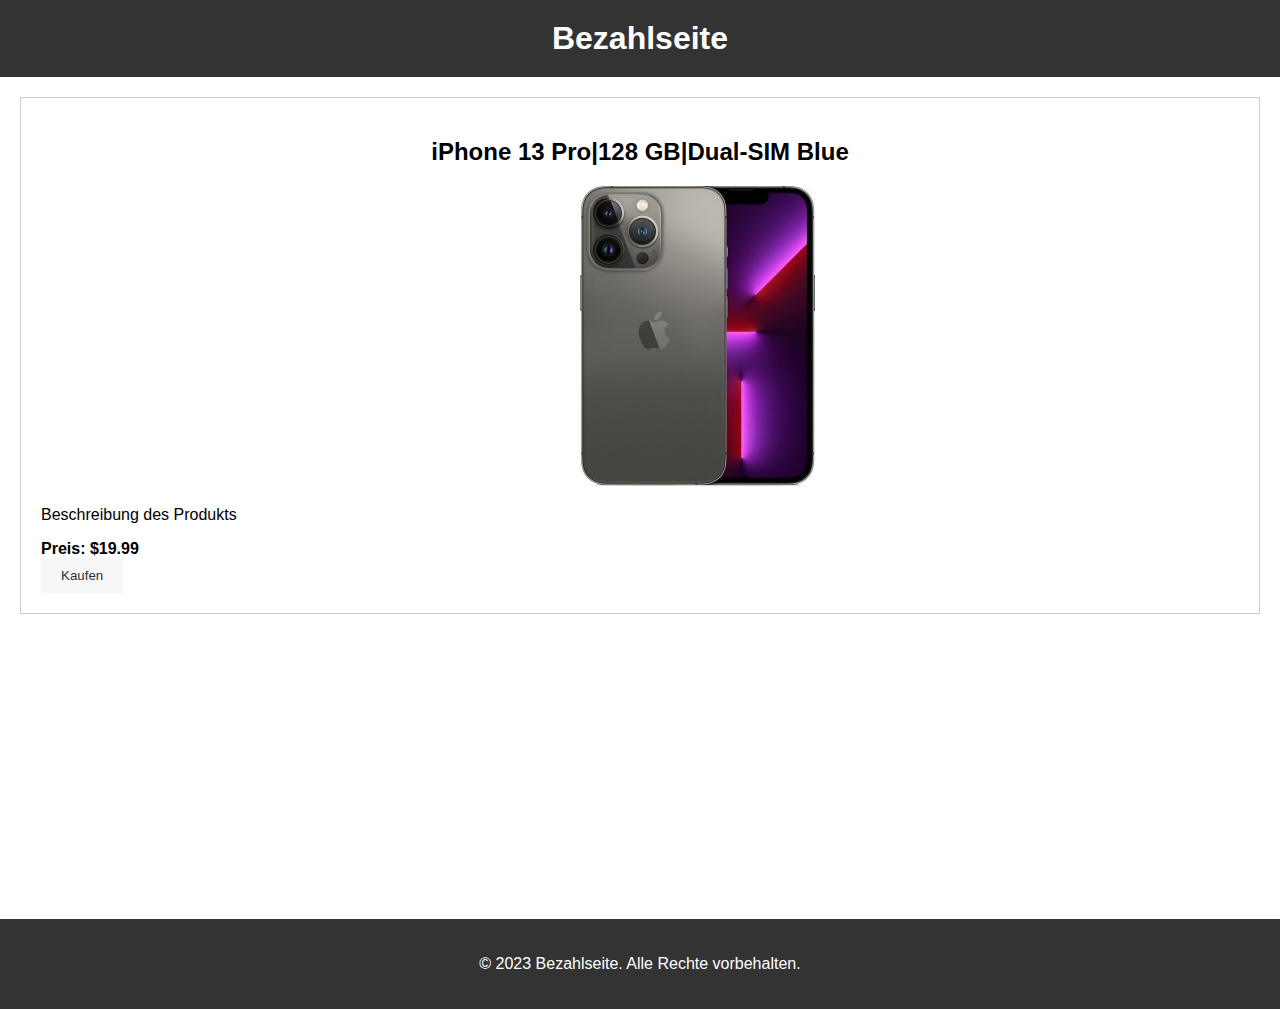
<file: buy.html>
<!DOCTYPE html>
<html>
<head>
  <title>Bezahlseite</title>
  <link rel="stylesheet" type="text/css" href="buy.css">
</head>

<style>
    /* CSS for Scrollbar */
    body {
    overflow: auto;
  }
  
  /* Custom Scrollbar Styles */
  ::-webkit-scrollbar {
    width: 10px;
  }
  
  ::-webkit-scrollbar-track {
    background: #f1f1f1;
  }
  
  ::-webkit-scrollbar-thumb {
    background: #333;
    border-radius: 0px;
  }
  
  ::-webkit-scrollbar-thumb:hover {
    background: #535353;
  }
  
  /* Scroll-to-Bottom Button Styles */
  .scroll-to-bottom {
    position: fixed;
    bottom: 20px;
    right: 20px;
    width: 40px;
    height: 40px;
    border-radius: 50%;
    background-color: #333;
    color: #fff;
    text-align: center;
    line-height: 40px;
    cursor: pointer;
    opacity: 0;
    transition: opacity 0.3s;
    transform: rotate(360deg);
  }
  
  .scroll-to-bottom.show {
    opacity: 1;
  }
  </style>
<body>
  <header>
    <h1>Bezahlseite</h1>
  </header>
  
  <main>
    <section class="product">
      <h2 class="h2">iPhone 13 Pro|128 GB|Dual-SIM Blue</h2>
      <img src="slide3.jpg" alt="Iphoine" class="order">
      <p>Beschreibung des Produkts</p>
      <div class="price">Preis: $19.99</div>
      <button class="buy-button">Kaufen</button>
    </section>
  </main>
  
  <footer>
    <p>&copy; 2023 Bezahlseite. Alle Rechte vorbehalten.</p>
  </footer>
</body>
</html>
</file>
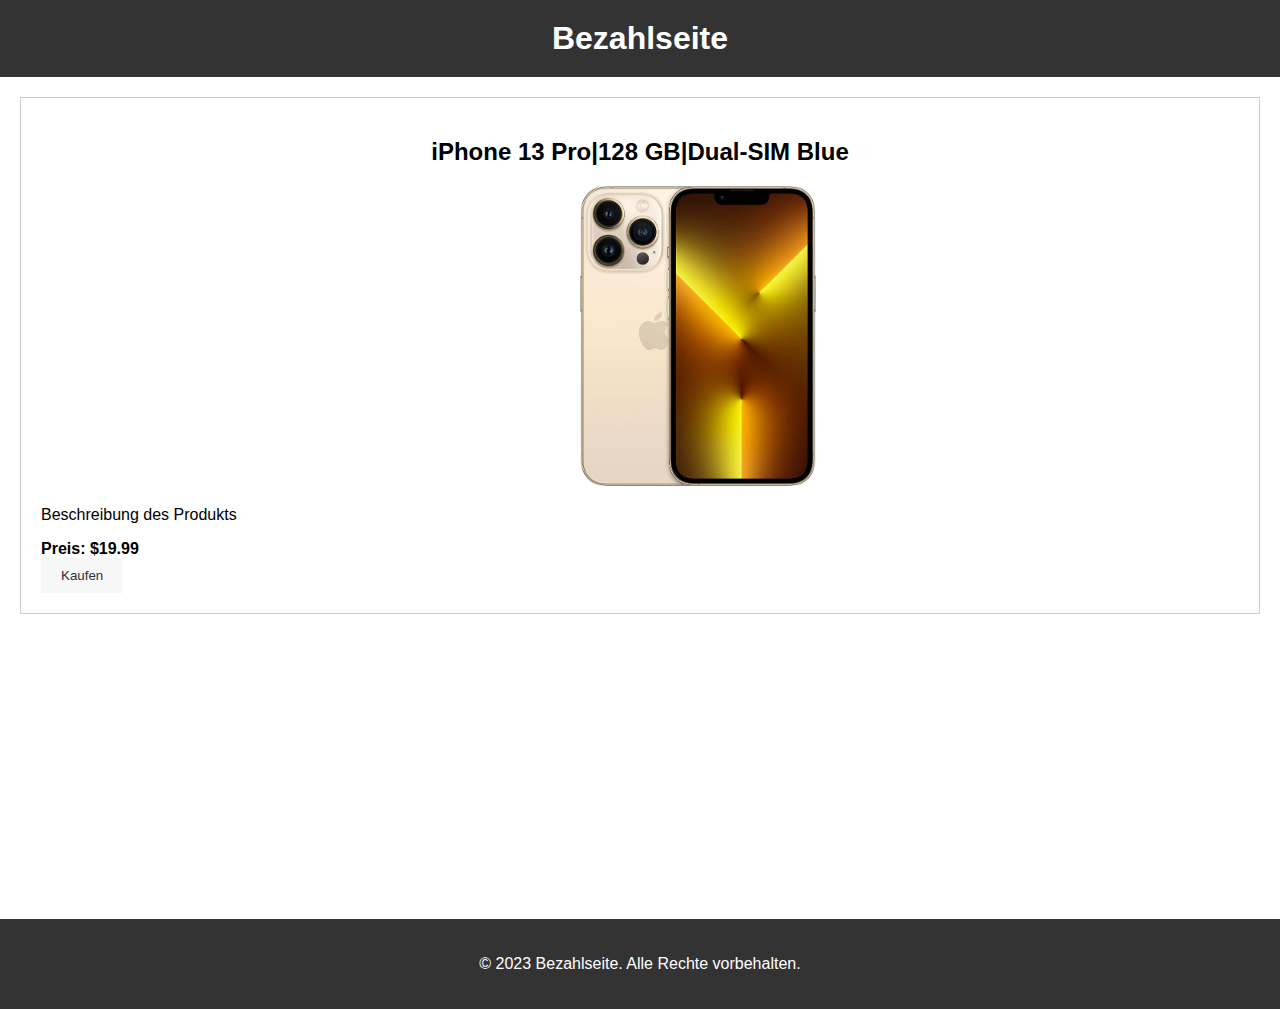
<file: buygold.html>
<!DOCTYPE html>
<html>
<head>
  <title>Bezahlseite</title>
  <link rel="stylesheet" type="text/css" href="buy.css">
</head>

<style>
    /* CSS for Scrollbar */
    body {
    overflow: auto;
  }
  
  /* Custom Scrollbar Styles */
  ::-webkit-scrollbar {
    width: 10px;
  }
  
  ::-webkit-scrollbar-track {
    background: #f1f1f1;
  }
  
  ::-webkit-scrollbar-thumb {
    background: #333;
    border-radius: 0px;
  }
  
  ::-webkit-scrollbar-thumb:hover {
    background: #535353;
  }
  
  /* Scroll-to-Bottom Button Styles */
  .scroll-to-bottom {
    position: fixed;
    bottom: 20px;
    right: 20px;
    width: 40px;
    height: 40px;
    border-radius: 50%;
    background-color: #333;
    color: #fff;
    text-align: center;
    line-height: 40px;
    cursor: pointer;
    opacity: 0;
    transition: opacity 0.3s;
    transform: rotate(360deg);
  }
  
  .scroll-to-bottom.show {
    opacity: 1;
  }
  </style>
<body>
  <header>
    <h1>Bezahlseite</h1>
  </header>
  
  <main>
    <section class="product">
      <h2 class="h2">iPhone 13 Pro|128 GB|Dual-SIM Blue</h2>
      <img src="slide1.jpg" alt="Iphoine" class="order">
      <p>Beschreibung des Produkts</p>
      <div class="price">Preis: $19.99</div>
      <button class="buy-button">Kaufen</button>
    </section>
  </main>
  
  <footer>
    <p>&copy; 2023 Bezahlseite. Alle Rechte vorbehalten.</p>
  </footer>
</body>
</html>
</file>
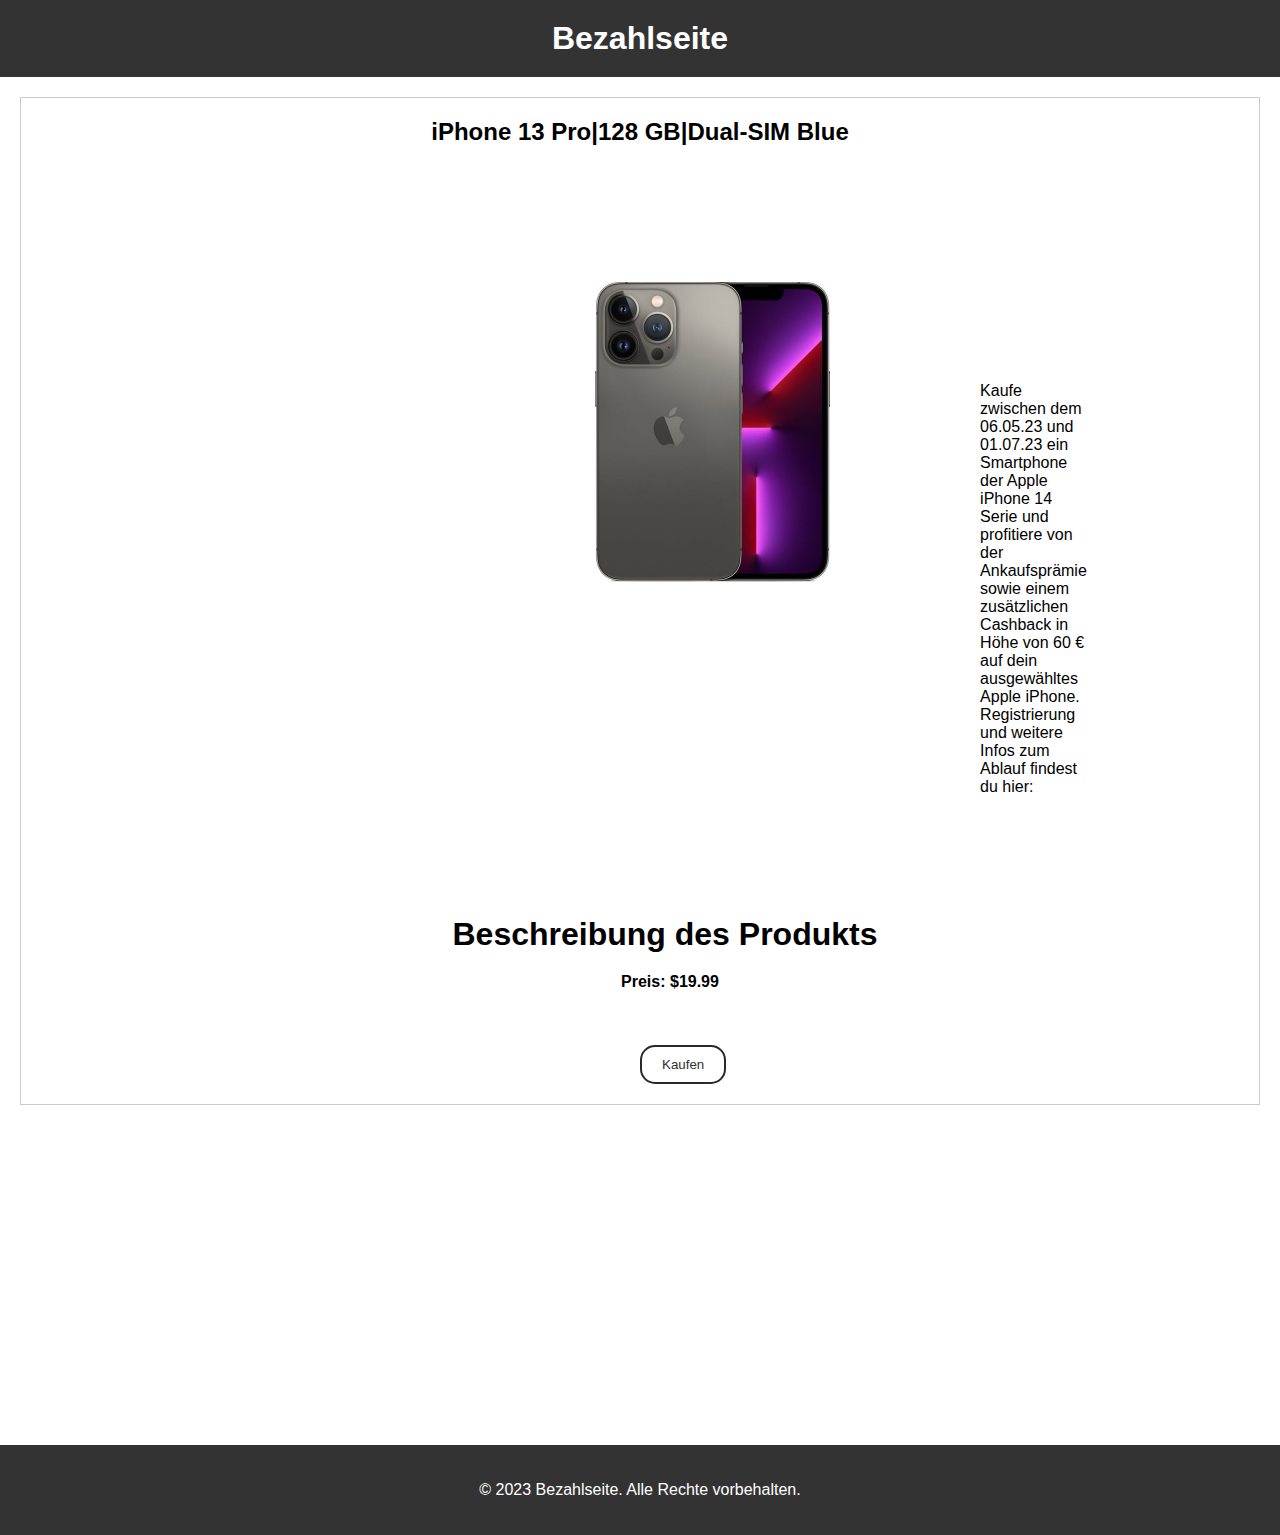
<file: MY_CST/buy.html>
<!DOCTYPE html>
<html>
<head>
  <title>Bezahlseite</title>
  <link rel="stylesheet" type="text/css" href="buy.css">
</head>

<style>
    /* CSS for Scrollbar */
    body {
    overflow: auto;
  }
  
  /* Custom Scrollbar Styles */
  ::-webkit-scrollbar {
    width: 10px;
  }
  
  ::-webkit-scrollbar-track {
    background: #f1f1f1;
  }
  
  ::-webkit-scrollbar-thumb {
    background: #333;
    border-radius: 0px;
  }
  
  ::-webkit-scrollbar-thumb:hover {
    background: #535353;
  }
  
  /* Scroll-to-Bottom Button Styles */
  .scroll-to-bottom {
    position: fixed;
    bottom: 20px;
    right: 20px;
    width: 40px;
    height: 40px;
    border-radius: 50%;
    background-color: #333;
    color: #fff;
    text-align: center;
    line-height: 40px;
    cursor: pointer;
    opacity: 0;
    transition: opacity 0.3s;
    transform: rotate(360deg);
  }
  
  .scroll-to-bottom.show {
    opacity: 1;
  }
  </style>
<body>
  <header>
    <h1>Bezahlseite</h1>
  </header>
  
  <main>
    <section class="product">
      <h2 class="h2">iPhone 13 Pro|128 GB|Dual-SIM Blue</h2>
      <br>
      <br>
      <div class="det">
        <img src="slide3.jpg" alt="Iphoine" class="order">
        <p class="det">Kaufe zwischen dem 06.05.23 und 01.07.23 ein Smartphone der Apple iPhone 14 Serie und profitiere von der Ankaufsprämie sowie einem zusätzlichen Cashback in Höhe von 60 € auf dein ausgewähltes Apple iPhone. 
          Registrierung und weitere Infos zum Ablauf findest du hier: </p>
      </div>
      <br>
      <br>
      <br>
      <h1 class="des">Beschreibung des Produkts</h1>
      <div class="price">Preis: $19.99</div>
      <br><br>
      <br>
      <button class="buy-button">Kaufen</button>
    </section>
  </main>
  
  <footer>
    <p>&copy; 2023 Bezahlseite. Alle Rechte vorbehalten.</p>
  </footer>
</body>
</html>
</file>
<file: style.css>
@import url("https://fonts.googleapis.com/css2?family=Poppins:wght@200;300;400;500;600;700&display=swap");

*{
  margin: 0;
  padding: 0;
  box-sizing: border-box;
  font-family: "Poppins", -apple-system, BlinkMacSystemFont, Segoe UI, Roboto, Oxygen,
    Ubuntu, Cantarell, Fira Sans, Droid Sans, Helvetica Neue, sans-serif;
}

a {
  text-decoration: none;
}

.header {
  position: relative;
  top: 15px;
  left: 0;
  width: 100%;
  background-color: #f8f8f8;
}

#header a {
  display: inline-block;
  padding: 10px;
  color: #000;
  text-decoration: none;
}

.nav {
  max-width: 1100px;
  width: 100%;
  margin: 0 auto;
  backdrop-filter: blur(10px);
}

.nav,
.nav_item {
  display: flex;
  height: 100%;
  align-items: center;
  justify-content: space-between;
}

.nav_logo,
.nav_link,
.button {
  color: #272727;
}

.nav_logo {
  font-size: 25px;
}

.nav_item {
  column-gap: 25px;
}

.nav_link {
  position: relative;
}

.nav_link::before {
  content: "";
  position: absolute;
  bottom: -2px;
  left: 0;
  width: 0;
  height: 2px;
  background-color: #000000;
  transition: width 0.3s ease-in-out;
}

.nav_link:hover::before {
  width: 100%;
}

.button {
  padding: 6px 24px;
  border: 2px solid #000;
  background: transparent;
  border-radius: 6px;
  cursor: pointer;
  transition: background-color 0.3s ease, color 0.3s ease;
}

.button:hover {
  background-color: #000;
  color: #fff;
}

.button:active {
  transform: scale(0.98);
}

.home {
  position: relative;
  height: 100vh;
  margin-top: 15px;
  width: 100%;
  background-image: url("bg2.jpg");
  background-size: cover;
  background-position: center;
  background-repeat: no-repeat;
}

.home::before {
  content: "";
  position: absolute;
  height: 100%;
  width: 100%;
  background-color: rgba(0, 0, 0, 0.6);
  z-index: 100;
  opacity: 0;
  pointer-events: none;
  transition: all 0.5s ease-out;
  backdrop-filter: blur(10px);
}

.home.show::before {
  opacity: 1;
  pointer-events: auto;
}

.form_container {
  position: fixed;
  max-width: 420px;
  min-height: 500px;
  width: 100%;
  top: 50%;
  left: 50%;
  transform: translate(-50%, -50%) scale(1.2);
  z-index: 101;
  background: #202020b0;
  padding: 25px;
  border-radius: 12px;
  box-shadow: rgba(0, 0, 0, 0.1);
  opacity: 0;
  pointer-events: none;
  transition: all 0.4s ease-out;
}

.home.show .form_container {
  opacity: 1;
  pointer-events: auto;
  transform: translate(-50%, -50%) scale(1);
}

.signup_form {
  display: none;
}

.form_container.active .signup_form {
  display: block;
}

.form_container.active .login_form {
  display: none;
}

.form_close {
  position: absolute;
  top: 10px;
  right: 20px;
  color: #fff;
  font-size: 22px;
  opacity: 0.7;
  cursor: pointer;
  }
  
  .form_container h2 {
  font-size: 22px;
  color: #fff;
  text-align: center;
  }
  
  .input_box {
  position: relative;
  margin-top: 30px;
  width: 100%;
  height: 40px;
  }
  
  .input_box input {
  height: 100%;
  width: 100%;
  border: none;
  outline: none;
  padding: 0 30px;
  color: #333;
  border-radius: 10px;
  transition: all 0.2s ease;
  border-bottom: 1.5px solid #000;
  }
  
  .input_box input:focus {
  border-color: #fdfdfd;
  }
  
  .input_box i {
  position: absolute;
  top: 50%;
  transform: translateY(-50%);
  font-size: 20px;
  color: #0f0f0f;
  }
  
  .input_box i.email,
  .input_box i.password {
  left: 0;
  }
  
  .input_box input:focus ~ i.email,
  .input_box input:focus ~ i.password {
  color: #222222;
  }
  
  .input_box i.pw_hide {
  right: 0;
  font-size: 18px;
  cursor: pointer;
  }
  
  .option_field {
  margin-top: 14px;
  display: flex;
  align-items: center;
  justify-content: space-between;
  }
  
  .form_container a {
  color: #cecece;
  font-size: 12px;
  }
  
  .form_container a:hover {
  text-decoration: underline;
  }
  
  .checkbox {
  display: flex;
  column-gap: 8px;
  white-space: nowrap;
  }
  
  .checkbox input {
  accent-color: #181818;
  }
  
  .checkbox label {
  font-size: 12px;
  cursor: pointer;
  user-select: none;
  color: #ececec;
  }
  
  .form_container .button {
  background: #1f1f1f98;
  margin-top: 30px;
  width: 100%;
  padding: 10px 0;
  border-radius: 10px;
  }
  
  .login_signup {
  font-size: 12px;
  color: white;
  text-align: center;
  margin-top: 15px;
  }
  
  .cards {
  display: grid;
  grid-template-columns: repeat(3, 1fr);
  grid-gap: 20px;
  margin-top: 40px;
  margin-left: 200px;
  backdrop-filter: blur(10px);
  }
  
  .card {
  background-color: #fff;
  padding: 20px;
  border-radius: 8px;
  box-shadow: 0 2px 4px rgba(0, 0, 0, 0.1);
  transition: transform 0.5s ease;
  }
  
  .card:hover {
  transform: scale(1.05);
  }
  
  .card_title {
  font-size: 18px;
  font-weight: 600;
  margin-bottom: 10px;
  }
  
  .card_text {
  font-size: 14px;
  color: #666;
  margin-bottom: 20px;
  }
  
  .card_image {
  height: 350px;
  object-fit: cover;
  border-radius: 30px;
  transition: transform 0.3s ease;
  }
  
  .card:hover .card_image {
  font-size: 50px;
  transition: 0.5s;
  cursor: pointer;
  box-shadow: 5px 20px 20px rgba(53, 53, 53, 0.555);
  }

  .card_button {
    display:inline-block;
    padding: 8px 16px;
    border: none;
    border-radius: 4px;
    background-color: #2196F3;
    color: #fff;
    font-size: 14px;
    font-weight: 500;
    text-decoration: none;
    transition: background-color 0.3s ease;
    }
    
    .card_button:hover {
    background-color: #0d8bf1;
    }
    
    @media (max-width: 768px) {
    .cards {
    grid-template-columns: 1fr;
    margin-left: 0;
    }
    }
  
    .dark-section {
    background-color: #272727;
    color: #fff;
    padding: 40px 0;
    }
    
    .dark-section-content {
    max-width: 1100px;
    margin: 0 auto;
    text-align: center;
    }

    .slide5 {
    background: transparent;
    }
    
    .yes {
    color: #000;
    font-size: 80px;
    padding: 40px;
    background-color: #ecececf1;
    margin-left: -50px;
    box-shadow: 0px 0px 10px #00000057;
    text-align: center;
    }
    
    .dark-section-content h2 {
    font-size: 24px;
    font-weight: 600;
    margin-bottom: 10px;
    }
    
    .dark-section-content p {
    font-size: 16px;
    line-height: 90.5;
    }
    
    .slider {
    position: relative;
    height: 400px;
    overflow: hidden;
    display: flex;
    align-items: center;
    justify-content: center;
    }
    
    .slider img {
    max-height: 100%;
    max-width: 100%;
    object-fit: contain;
    transition: opacity 0.3s ease;
    top: 0;
    cursor: pointer;
    left: 0;
    right: 0;
    bottom: 0;
    margin: auto;
    transition: opacity 0.3s ease;
    }
    
    .slider img:not(:first-child) {
    position: absolute;
    top: 0;
    left: 0;
    opacity: 0;
    }
    
    .pads {
    color: #fff;
    margin-top: -80px;
    }
    
    .des {
    text-align: start;
    margin-left: -300px;
    text-decoration: underline;
    }
    
    .text {
    margin-left: -1520px;      
    }

.laptops {
  background-color: #f9f9f9;
  padding: 40px 0;
  border-bottom: 1px solid #474747;
}

.laptops-content {
  max-width: 1100px;
  margin: 0 auto;
  text-align: center;
}

.laptops-heading {
  font-size: 54px;
  font-weight: 600;
  padding: 10px;
  width: 100%;
  border-radius: 20px;
  background-color: #dadada3a;
  margin-bottom: 20px;
}

.laptop-card {
  display: flex;
  flex-direction: column;
  align-items: center;
  justify-content: center;
  padding: 10px;
  background-color: #fff;
  border-radius: 8px;
  box-shadow: 0 2px 4px rgba(0, 0, 0, 0.1);
  transition: transform 0.5s ease;
  margin-bottom: 20px;
}

.laptop-card:hover {
  transform: scale(1.05);
}

.laptop-image {
  width: 600px;
  height: 400px;
  object-fit: contain;
  margin-bottom: 10px;
}

.laptop-title {
  font-size: 18px;
  font-weight: 600;
  margin-bottom: 10px;
}

.laptop-description {
  font-size: 14px;
  color: #666;
  margin-bottom: 10px;
}

.laptop-price {
  font-size: 16px;
  font-weight: 600;
  color: #000;
}

.laptop-button {
  display: inline-block;
  padding: 8px 16px;
  border: none;
  border-radius: 4px;
  background-color: #dbdbdb;
  color: #1a1a1a;
  font-size: 14px;
  font-weight: 500;
  text-decoration: none;
  transition: background-color 0.4s ease;
  margin-top: 10px;
}

.laptop-button:hover {
  background-color: #1d1d1d;
  color: #fff;
}

.logo {
  mix-blend-mode: multiply;
}

.section_title {
  font-size: 100px;
  cursor: pointer;
  color: #2c2c2c;
  justify-content: center;
  text-align: center;
  position: relative;
}

.section_title::before {
  content: "";
  position: absolute;
  bottom: 0px;
  left: 50%;
  transform: translateX(-50%);
  width: 0;
  height: 4px;
  background-color: #2b2b2b;
  transition: width 0.3s ease-in-out;
}

.section_title:hover::before {
  width: 22%;
}

.footer {
  background-color: #f5f5f5;
  padding: 40px 0;
  border-top: 1px solid #474747;
  color: #333;
}

.footer-container {
  display: flex;
  justify-content: space-around;
  flex-wrap: wrap;
  margin-top: 100px; 
}

.footer h3 {
  font-size: 18px;
  margin-bottom: 10px;
}

.footer ul {
  list-style: none;
  padding: 0;
  margin: 0;
}

.footer ul li {
  margin-bottom: 5px;
}

.footer ul li a {
  color: #333;
  text-decoration: none;
}

.footer form {
  margin-top: 20px;
}

.footer form .input-wrap {
  display: flex;
}

.footer form input[type="email"] {
  padding: 10px;
  border: 1px solid #ccc;
  border-radius: 4px 0 0 4px;
  font-size: 14px;
}

.footer form button[type="submit"] {
  padding: 10px 20px;
  background-color: #333;
  color: #fff;
  border: none;
  border-radius: 0 4px 4px 0;
  font-size: 14px;
  cursor: pointer;
}

.footer form button[type="submit"]:hover {
  background-color: #555;
}

.airpods {
  background-color: #f5f5f5;
  padding: 20px;
}

.airpods-heading {
  font-size: 100px;
  color: #333;
  text-align: center;
  margin-bottom: 10px;
}

.airpods-content {
  display: flex;
  flex-wrap: wrap;
  justify-content: space-between;
}

.airpods-card {
  flex: 0 0 calc(33.33% - 20px);
  background-color: #fff;
  padding: 20px;
  margin-bottom: 20px;
}

.airpods-image {
  width: 100%;
  height: auto;
  object-fit: scale-down;
  margin-bottom: 10px;
  max-height: 250px;
}

.airpods-image:hover {
  cursor: pointer;
}

.airpods-title {
  font-size: 18px;
  color: #333;
  margin-bottom: 5px;
}

.airpods-description {
  font-size: 14px;
  color: #666;
  margin-bottom: 10px;
}

.airpods-button {
  display: inline-block;
  padding: 10px 20px;
  background-color: #333;
  color: #fff;
  text-decoration: none;
  border-radius: 5px;
}

.airpods-button:hover {
  background-color: #555;
}

h1 {
  font-size: 24px; /* Hier kannst du die gewünschte Schriftgröße anpassen */
  text-align: center;
}

h1 span {
  position: relative;
}

h1 span::after {
  content: '';
  position: absolute;
  left: 0;
  bottom: -3px; /* Hier kannst du den Abstand des Underline-Effekts anpassen */
  width: 100%;
  height: 2px; /* Hier kannst du die Dicke des Underline-Effekts anpassen */
  background-color: black; /* Hier kannst du die Farbe des Underline-Effekts anpassen */
  transform: scaleX(0);
  transition: transform 0.3s ease-in-out;
}

h1 span:hover::after {
  transform: scaleX(1);
}

.custom-button {
  --width: 100px;
  --height: 35px;
  --tooltip-height: 35px;
  --tooltip-width: 90px;
  --gap-between-tooltip-to-button: 18px;
  --button-color: #ffffff;
  --tooltip-color: #fff;
  width: var(--width);
  height: var(--height);
  background: var(--button-color);
  position: relative;
  text-align: center;
  border-radius: 0.45em;
  font-family: "Arial";
  transition: background 0.3s;
}

.custom-button::after, .custom-button::before {
  opacity: 0;
  visibility: hidden;
  transition: all 0.5s;
}

.custom-button .button-wrapper, .custom-button .text, .custom-button .icon {
  overflow: hidden;
  position: absolute;
  width: 100%;
  height: 100%;
  left: 0;
  color: #fff;
}

.custom-button {
  color: #222;
  margin-left: 100px;
  margin-top: 20px;
}

.custom-button .text {
  top: 0;
}

.custom-button .text, .custom-button .icon {
  transition: top 0.5s;
}

.custom-button .icon {
  color: #fff;
  top: 100%;
  display: flex;
  align-items: center;
  justify-content: center;
}

.custom-button .icon svg {
  width: 24px;
  height: 24px;
}

.custom-button:hover {
  background: #222;
  cursor: pointer;
}

.custom-button:hover .text {
  top: -100%;
}

.custom-button:hover .icon {
  top: 0;
}

.custom-button:hover:before, .custom-button:hover:after {
  opacity: 1;
  visibility: visible;
}

.custom-button:hover:after {
  bottom: calc(var(--height) + var(--gap-between-tooltip-to-button) - 20px);
}

.custom-button:hover:before {
  bottom: calc(var(--height) + var(--gap-between-tooltip-to-button));
}
</file>
<file: Appel page 26.05.2023/style.css>
@import url("https://fonts.googleapis.com/css2?family=Poppins:wght@200;300;400;500;600;700&display=swap");

*{
  margin: 0;
  padding: 0;
  box-sizing: border-box;
  font-family: "Poppins", -apple-system, BlinkMacSystemFont, Segoe UI, Roboto, Oxygen,
    Ubuntu, Cantarell, Fira Sans, Droid Sans, Helvetica Neue, sans-serif;
}

a {
  text-decoration: none;
}

.header {
  position: relative;
  top: 15px;
  left: 0;
  width: 100%;
  background-color: #f8f8f8;
}

#header a {
  display: inline-block;
  padding: 10px;
  color: #000;
  text-decoration: none;
}

.nav {
  max-width: 1100px;
  width: 100%;
  margin: 0 auto;
  backdrop-filter: blur(10px);
}

.nav,
.nav_item {
  display: flex;
  height: 100%;
  align-items: center;
  justify-content: space-between;
}

.nav_logo,
.nav_link,
.button {
  color: #272727;
}

.nav_logo {
  font-size: 25px;
}

.nav_item {
  column-gap: 25px;
}

.nav_link {
  position: relative;
}

.nav_link::before {
  content: "";
  position: absolute;
  bottom: -2px;
  left: 0;
  width: 0;
  height: 2px;
  background-color: #000000;
  transition: width 0.3s ease-in-out;
}

.nav_link:hover::before {
  width: 100%;
}

.button {
  padding: 6px 24px;
  border: 2px solid #000;
  background: transparent;
  border-radius: 6px;
  cursor: pointer;
  transition: background-color 0.3s ease, color 0.3s ease;
}

.button:hover {
  background-color: #000;
  color: #fff;
}

.button:active {
  transform: scale(0.98);
}

.home {
  position: relative;
  height: 100vh;
  margin-top: 15px;
  width: 100%;
  background-image: url("bg2.jpg");
  background-size: cover;
  background-position: center;
  background-repeat: no-repeat;
}

.home::before {
  content: "";
  position: absolute;
  height: 100%;
  width: 100%;
  background-color: rgba(0, 0, 0, 0.6);
  z-index: 100;
  opacity: 0;
  pointer-events: none;
  transition: all 0.5s ease-out;
  backdrop-filter: blur(10px);
}

.home.show::before {
  opacity: 1;
  pointer-events: auto;
}

.form_container {
  position: fixed;
  max-width: 420px;
  min-height: 500px;
  width: 100%;
  top: 50%;
  left: 50%;
  transform: translate(-50%, -50%) scale(1.2);
  z-index: 101;
  background: #202020b0;
  padding: 25px;
  border-radius: 12px;
  box-shadow: rgba(0, 0, 0, 0.1);
  opacity: 0;
  pointer-events: none;
  transition: all 0.4s ease-out;
}

.home.show .form_container {
  opacity: 1;
  pointer-events: auto;
  transform: translate(-50%, -50%) scale(1);
}

.signup_form {
  display: none;
}

.form_container.active .signup_form {
  display: block;
}

.form_container.active .login_form {
  display: none;
}

.form_close {
  position: absolute;
  top: 10px;
  right: 20px;
  color: #fff;
  font-size: 22px;
  opacity: 0.7;
  cursor: pointer;
  }
  
  .form_container h2 {
  font-size: 22px;
  color: #fff;
  text-align: center;
  }
  
  .input_box {
  position: relative;
  margin-top: 30px;
  width: 100%;
  height: 40px;
  }
  
  .input_box input {
  height: 100%;
  width: 100%;
  border: none;
  outline: none;
  padding: 0 30px;
  color: #333;
  border-radius: 10px;
  transition: all 0.2s ease;
  border-bottom: 1.5px solid #000;
  }
  
  .input_box input:focus {
  border-color: #fdfdfd;
  }
  
  .input_box i {
  position: absolute;
  top: 50%;
  transform: translateY(-50%);
  font-size: 20px;
  color: #0f0f0f;
  }
  
  .input_box i.email,
  .input_box i.password {
  left: 0;
  }
  
  .input_box input:focus ~ i.email,
  .input_box input:focus ~ i.password {
  color: #222222;
  }
  
  .input_box i.pw_hide {
  right: 0;
  font-size: 18px;
  cursor: pointer;
  }
  
  .option_field {
  margin-top: 14px;
  display: flex;
  align-items: center;
  justify-content: space-between;
  }
  
  .form_container a {
  color: #cecece;
  font-size: 12px;
  }
  
  .form_container a:hover {
  text-decoration: underline;
  }
  
  .checkbox {
  display: flex;
  column-gap: 8px;
  white-space: nowrap;
  }
  
  .checkbox input {
  accent-color: #181818;
  }
  
  .checkbox label {
  font-size: 12px;
  cursor: pointer;
  user-select: none;
  color: #ececec;
  }
  
  .form_container .button {
  background: #1f1f1f98;
  margin-top: 30px;
  width: 100%;
  padding: 10px 0;
  border-radius: 10px;
  }
  
  .login_signup {
  font-size: 12px;
  color: white;
  text-align: center;
  margin-top: 15px;
  }
  
  .cards {
  display: grid;
  grid-template-columns: repeat(3, 1fr);
  grid-gap: 20px;
  margin-top: 40px;
  margin-left: 200px;
  backdrop-filter: blur(10px);
  }
  
  .card {
  background-color: #fff;
  padding: 20px;
  border-radius: 8px;
  box-shadow: 0 2px 4px rgba(0, 0, 0, 0.1);
  transition: transform 0.5s ease;
  }
  
  .card:hover {
  transform: scale(1.05);
  }
  
  .card_title {
  font-size: 18px;
  font-weight: 600;
  margin-bottom: 10px;
  }
  
  .card_text {
  font-size: 14px;
  color: #666;
  margin-bottom: 20px;
  }
  
  .card_image {
  height: 350px;
  object-fit: cover;
  border-radius: 30px;
  transition: transform 0.3s ease;
  }
  
  .card:hover .card_image {
  font-size: 50px;
  transition: 0.5s;
  cursor: pointer;
  box-shadow: 5px 20px 20px rgba(53, 53, 53, 0.555);
  }

  .card_button {
    display:inline-block;
    padding: 8px 16px;
    border: none;
    border-radius: 4px;
    background-color: #2196F3;
    color: #fff;
    font-size: 14px;
    font-weight: 500;
    text-decoration: none;
    transition: background-color 0.3s ease;
    }
    
    .card_button:hover {
    background-color: #0d8bf1;
    }
    
    @media (max-width: 768px) {
    .cards {
    grid-template-columns: 1fr;
    margin-left: 0;
    }
    }
  
    .dark-section {
    background-color: #272727;
    color: #fff;
    padding: 40px 0;
    }
    
    .dark-section-content {
    max-width: 1100px;
    margin: 0 auto;
    text-align: center;
    }

    .slide5 {
    background: transparent;
    }
    
    .yes {
    color: #000;
    font-size: 80px;
    padding: 40px;
    background-color: #ecececf1;
    margin-left: -50px;
    box-shadow: 0px 0px 10px #00000057;
    text-align: center;
    }
    
    .dark-section-content h2 {
    font-size: 24px;
    font-weight: 600;
    margin-bottom: 10px;
    }
    
    .dark-section-content p {
    font-size: 16px;
    line-height: 90.5;
    }
    
    .slider {
    position: relative;
    height: 400px;
    overflow: hidden;
    display: flex;
    align-items: center;
    justify-content: center;
    }
    
    .slider img {
    max-height: 100%;
    max-width: 100%;
    object-fit: contain;
    transition: opacity 0.3s ease;
    top: 0;
    cursor: pointer;
    left: 0;
    right: 0;
    bottom: 0;
    margin: auto;
    transition: opacity 0.3s ease;
    }
    
    .slider img:not(:first-child) {
    position: absolute;
    top: 0;
    left: 0;
    opacity: 0;
    }
    
    .pads {
    color: #fff;
    margin-top: -80px;
    }
    
    .des {
    text-align: start;
    margin-left: -300px;
    text-decoration: underline;
    }
    
    .text {
    margin-left: -1520px;      
    }

.laptops {
  background-color: #f9f9f9;
  padding: 40px 0;
  border-bottom: 1px solid #474747;
}

.laptops-content {
  max-width: 1100px;
  margin: 0 auto;
  text-align: center;
}

.laptops-heading {
  font-size: 54px;
  font-weight: 600;
  padding: 10px;
  width: 100%;
  border-radius: 20px;
  background-color: #dadada3a;
  margin-bottom: 20px;
}

.laptop-card {
  display: flex;
  flex-direction: column;
  align-items: center;
  justify-content: center;
  padding: 10px;
  background-color: #fff;
  border-radius: 8px;
  box-shadow: 0 2px 4px rgba(0, 0, 0, 0.1);
  transition: transform 0.5s ease;
  margin-bottom: 20px;
}

.laptop-card:hover {
  transform: scale(1.05);
}

.laptop-image {
  width: 600px;
  height: 400px;
  object-fit: contain;
  margin-bottom: 10px;
}

.laptop-title {
  font-size: 18px;
  font-weight: 600;
  margin-bottom: 10px;
}

.laptop-description {
  font-size: 14px;
  color: #666;
  margin-bottom: 10px;
}

.laptop-price {
  font-size: 16px;
  font-weight: 600;
  color: #000;
}

.laptop-button {
  display: inline-block;
  padding: 8px 16px;
  border: none;
  border-radius: 4px;
  background-color: #dbdbdb;
  color: #1a1a1a;
  font-size: 14px;
  font-weight: 500;
  text-decoration: none;
  transition: background-color 0.4s ease;
  margin-top: 10px;
}

.laptop-button:hover {
  background-color: #1d1d1d;
  color: #fff;
}

.logo {
  mix-blend-mode: multiply;
}

.section_title {
  font-size: 100px;
  cursor: pointer;
  color: #2c2c2c;
  justify-content: center;
  text-align: center;
  position: relative;
}

.section_title::before {
  content: "";
  position: absolute;
  bottom: 0px;
  left: 50%;
  transform: translateX(-50%);
  width: 0;
  height: 4px;
  background-color: #2b2b2b;
  transition: width 0.3s ease-in-out;
}

.section_title:hover::before {
  width: 22%;
}

.footer {
  background-color: #f5f5f5;
  padding: 40px 0;
  border-top: 1px solid #474747;
  color: #333;
}

.footer-container {
  display: flex;
  justify-content: space-around;
  flex-wrap: wrap;
  margin-top: 100px; 
}

.footer h3 {
  font-size: 18px;
  margin-bottom: 10px;
}

.footer ul {
  list-style: none;
  padding: 0;
  margin: 0;
}

.footer ul li {
  margin-bottom: 5px;
}

.footer ul li a {
  color: #333;
  text-decoration: none;
}

.footer form {
  margin-top: 20px;
}

.footer form .input-wrap {
  display: flex;
}

.footer form input[type="email"] {
  padding: 10px;
  border: 1px solid #ccc;
  border-radius: 4px 0 0 4px;
  font-size: 14px;
}

.footer form button[type="submit"] {
  padding: 10px 20px;
  background-color: #333;
  color: #fff;
  border: none;
  border-radius: 0 4px 4px 0;
  font-size: 14px;
  cursor: pointer;
}

.footer form button[type="submit"]:hover {
  background-color: #555;
}

.airpods {
  background-color: #f5f5f5;
  padding: 20px;
}

.airpods-heading {
  font-size: 100px;
  color: #333;
  text-align: center;
  margin-bottom: 10px;
}

.airpods-content {
  display: flex;
  flex-wrap: wrap;
  justify-content: space-between;
}

.airpods-card {
  flex: 0 0 calc(33.33% - 20px);
  background-color: #fff;
  padding: 20px;
  margin-bottom: 20px;
}

.airpods-image {
  width: 100%;
  height: auto;
  object-fit: scale-down;
  margin-bottom: 10px;
  max-height: 250px;
}

.airpods-image:hover {
  cursor: pointer;
}

.airpods-title {
  font-size: 18px;
  color: #333;
  margin-bottom: 5px;
}

.airpods-description {
  font-size: 14px;
  color: #666;
  margin-bottom: 10px;
}

.airpods-button {
  display: inline-block;
  padding: 10px 20px;
  background-color: #333;
  color: #fff;
  text-decoration: none;
  border-radius: 5px;
}

.airpods-button:hover {
  background-color: #555;
}

h1 {
  font-size: 24px; /* Hier kannst du die gewünschte Schriftgröße anpassen */
  text-align: center;
}

h1 span {
  position: relative;
}

h1 span::after {
  content: '';
  position: absolute;
  left: 0;
  bottom: -3px; /* Hier kannst du den Abstand des Underline-Effekts anpassen */
  width: 100%;
  height: 2px; /* Hier kannst du die Dicke des Underline-Effekts anpassen */
  background-color: black; /* Hier kannst du die Farbe des Underline-Effekts anpassen */
  transform: scaleX(0);
  transition: transform 0.3s ease-in-out;
}

h1 span:hover::after {
  transform: scaleX(1);
}

@media (max-width: 768px) {
  .footer-container {
    flex-direction: column;
  }
  
  .footer div {
    margin-bottom: 20px;
  }
  
  .footer form .input-wrap {
    flex-direction: column;
  }
</file>
<file: MY_CST/style.css>
@import url("https://fonts.googleapis.com/css2?family=Poppins:wght@200;300;400;500;600;700&display=swap");

*{
  margin: 0;
  padding: 0;
  box-sizing: border-box;
  font-family: "Poppins", -apple-system, BlinkMacSystemFont, Segoe UI, Roboto, Oxygen,
    Ubuntu, Cantarell, Fira Sans, Droid Sans, Helvetica Neue, sans-serif;
}

a {
  text-decoration: none;
}

.header {
  position: relative;
  top: 15px;
  left: 0;
  width: 100%;
  background-color: #f8f8f8;
}

#header a {
  display: inline-block;
  padding: 10px;
  color: #000;
  text-decoration: none;
}

.nav {
  max-width: 1100px;
  width: 100%;
  margin: 0 auto;
  backdrop-filter: blur(10px);
}

.nav,
.nav_item {
  display: flex;
  height: 100%;
  align-items: center;
  justify-content: space-between;
}

.nav_logo,
.nav_link,
.button {
  color: #272727;
}

.nav_logo {
  font-size: 25px;
}

.nav_item {
  column-gap: 25px;
}

.nav_link {
  position: relative;
}

.nav_link::before {
  content: "";
  position: absolute;
  bottom: -2px;
  left: 0;
  width: 0;
  height: 2px;
  background-color: #000000;
  transition: width 0.3s ease-in-out;
}

.nav_link:hover::before {
  width: 100%;
}

.button {
  padding: 6px 24px;
  border: 2px solid #000;
  background: transparent;
  border-radius: 6px;
  cursor: pointer;
  transition: background-color 0.3s ease, color 0.3s ease;
}

.button:hover {
  background-color: #000;
  color: #fff;
}

.button:active {
  transform: scale(0.98);
}

.home {
  position: relative;
  height: 100vh;
  margin-top: 15px;
  width: 100%;
  background-image: url("bg2.jpg");
  background-size: cover;
  background-position: center;
  background-repeat: no-repeat;
}

.home::before {
  content: "";
  position: absolute;
  height: 100%;
  width: 100%;
  background-color: rgba(0, 0, 0, 0.6);
  z-index: 100;
  opacity: 0;
  pointer-events: none;
  transition: all 0.5s ease-out;
  backdrop-filter: blur(10px);
}

.home.show::before {
  opacity: 1;
  pointer-events: auto;
}

.form_container {
  position: fixed;
  max-width: 420px;
  min-height: 500px;
  width: 100%;
  top: 50%;
  left: 50%;
  transform: translate(-50%, -50%) scale(1.2);
  z-index: 101;
  background: #202020b0;
  padding: 25px;
  border-radius: 12px;
  box-shadow: rgba(0, 0, 0, 0.1);
  opacity: 0;
  pointer-events: none;
  transition: all 0.4s ease-out;
}

.home.show .form_container {
  opacity: 1;
  pointer-events: auto;
  transform: translate(-50%, -50%) scale(1);
}

.signup_form {
  display: none;
}

.form_container.active .signup_form {
  display: block;
}

.form_container.active .login_form {
  display: none;
}

.form_close {
  position: absolute;
  top: 10px;
  right: 20px;
  color: #fff;
  font-size: 22px;
  opacity: 0.7;
  cursor: pointer;
  }
  
  .form_container h2 {
  font-size: 22px;
  color: #fff;
  text-align: center;
  }
  
  .input_box {
  position: relative;
  margin-top: 30px;
  width: 100%;
  height: 40px;
  }
  
  .input_box input {
  height: 100%;
  width: 100%;
  border: none;
  outline: none;
  padding: 0 30px;
  color: #333;
  border-radius: 10px;
  transition: all 0.2s ease;
  border-bottom: 1.5px solid #000;
  }
  
  .input_box input:focus {
  border-color: #fdfdfd;
  }
  
  .input_box i {
  position: absolute;
  top: 50%;
  transform: translateY(-50%);
  font-size: 20px;
  color: #0f0f0f;
  }
  
  .input_box i.email,
  .input_box i.password {
  left: 0;
  }
  
  .input_box input:focus ~ i.email,
  .input_box input:focus ~ i.password {
  color: #222222;
  }
  
  .input_box i.pw_hide {
  right: 0;
  font-size: 18px;
  cursor: pointer;
  }
  
  .option_field {
  margin-top: 14px;
  display: flex;
  align-items: center;
  justify-content: space-between;
  }
  
  .form_container a {
  color: #cecece;
  font-size: 12px;
  }
  
  .form_container a:hover {
  text-decoration: underline;
  }
  
  .checkbox {
  display: flex;
  column-gap: 8px;
  white-space: nowrap;
  }
  
  .checkbox input {
  accent-color: #181818;
  }
  
  .checkbox label {
  font-size: 12px;
  cursor: pointer;
  user-select: none;
  color: #ececec;
  }
  
  .form_container .button {
  background: #1f1f1f98;
  margin-top: 30px;
  width: 100%;
  padding: 10px 0;
  border-radius: 10px;
  }
  
  .login_signup {
  font-size: 12px;
  color: white;
  text-align: center;
  margin-top: 15px;
  }
  
  .cards {
  display: grid;
  grid-template-columns: repeat(3, 1fr);
  grid-gap: 20px;
  margin-top: 40px;
  margin-left: 200px;
  backdrop-filter: blur(10px);
  }
  
  .card {
  background-color: #fff;
  padding: 20px;
  border-radius: 8px;
  box-shadow: 0 2px 4px rgba(0, 0, 0, 0.1);
  transition: transform 0.5s ease;
  }
  
  .card:hover {
  transform: scale(1.05);
  }
  
  .card_title {
  font-size: 18px;
  font-weight: 600;
  margin-bottom: 10px;
  }
  
  .card_text {
  font-size: 14px;
  color: #666;
  margin-bottom: 20px;
  }
  
  .card_image {
  height: 350px;
  object-fit: cover;
  border-radius: 30px;
  transition: transform 0.3s ease;
  }
  
  .card:hover .card_image {
  font-size: 50px;
  transition: 0.5s;
  cursor: pointer;
  box-shadow: 5px 20px 20px rgba(53, 53, 53, 0.555);
  }

  .card_button {
    display:inline-block;
    padding: 8px 16px;
    border: none;
    border-radius: 4px;
    background-color: #2196F3;
    color: #fff;
    font-size: 14px;
    font-weight: 500;
    text-decoration: none;
    transition: background-color 0.3s ease;
    }
    
    .card_button:hover {
    background-color: #0d8bf1;
    }
    
    @media (max-width: 768px) {
    .cards {
    grid-template-columns: 1fr;
    margin-left: 0;
    }
    }
  
    .dark-section {
    background-color: #272727;
    color: #fff;
    padding: 40px 0;
    }
    
    .dark-section-content {
    max-width: 1100px;
    margin: 0 auto;
    text-align: center;
    }

    .slide5 {
    background: transparent;
    }
    
    .yes {
    color: #000;
    font-size: 80px;
    padding: 40px;
    background-color: #ecececf1;
    margin-left: -50px;
    box-shadow: 0px 0px 10px #00000057;
    text-align: center;
    }
    
    .dark-section-content h2 {
    font-size: 24px;
    font-weight: 600;
    margin-bottom: 10px;
    }
    
    .dark-section-content p {
    font-size: 16px;
    line-height: 90.5;
    }
    
    .slider {
    position: relative;
    height: 400px;
    overflow: hidden;
    display: flex;
    align-items: center;
    justify-content: center;
    }
    
    .slider img {
    max-height: 100%;
    max-width: 100%;
    object-fit: contain;
    transition: opacity 0.3s ease;
    top: 0;
    cursor: pointer;
    left: 0;
    right: 0;
    bottom: 0;
    margin: auto;
    transition: opacity 0.3s ease;
    }
    
    .slider img:not(:first-child) {
    position: absolute;
    top: 0;
    left: 0;
    opacity: 0;
    }
    
    .pads {
    color: #fff;
    margin-top: -80px;
    }
    
    .des {
    text-align: start;
    margin-left: -300px;
    text-decoration: underline;
    }
    
    .text {
    margin-left: -1520px;      
    }

.laptops {
  background-color: #f9f9f9;
  padding: 40px 0;
  border-bottom: 1px solid #474747;
}

.laptops-content {
  max-width: 1100px;
  margin: 0 auto;
  text-align: center;
}

.laptops-heading {
  font-size: 54px;
  font-weight: 600;
  padding: 10px;
  width: 100%;
  border-radius: 20px;
  background-color: #dadada3a;
  margin-bottom: 20px;
}

.laptop-card {
  display: flex;
  flex-direction: column;
  align-items: center;
  justify-content: center;
  padding: 10px;
  background-color: #fff;
  border-radius: 8px;
  box-shadow: 0 2px 4px rgba(0, 0, 0, 0.1);
  transition: transform 0.5s ease;
  margin-bottom: 20px;
}

.laptop-card:hover {
  transform: scale(1.05);
}

.laptop-image {
  width: 600px;
  height: 400px;
  object-fit: contain;
  margin-bottom: 10px;
}

.laptop-title {
  font-size: 18px;
  font-weight: 600;
  margin-bottom: 10px;
}

.laptop-description {
  font-size: 14px;
  color: #666;
  margin-bottom: 10px;
}

.laptop-price {
  font-size: 16px;
  font-weight: 600;
  color: #000;
}

.laptop-button {
  display: inline-block;
  padding: 8px 16px;
  border: 2px solid #303030;
  border-radius: 4px;
  background-color: #ffffff;
  color: #1a1a1a;
  font-size: 14px;
  font-weight: 500;
  text-decoration: none;
  transition: background-color 0.4s ease;
  margin-top: 10px;
}

.laptop-button:hover {
  background-color: #1d1d1d;
  color: #fff;
}

.logo {
  mix-blend-mode: multiply;
}

.section_title {
  font-size: 100px;
  cursor: pointer;
  color: #2c2c2c;
  justify-content: center;
  text-align: center;
  position: relative;
}

.section_title::before {
  content: "";
  position: absolute;
  bottom: 0px;
  left: 50%;
  transform: translateX(-50%);
  width: 0;
  height: 4px;
  background-color: #2b2b2b;
  transition: width 0.3s ease-in-out;
}

.section_title:hover::before {
  width: 22%;
}

.footer {
  background-color: #f5f5f5;
  padding: 40px 0;
  border-top: 1px solid #474747;
  color: #333;
}

.footer-container {
  display: flex;
  justify-content: space-around;
  flex-wrap: wrap;
  margin-top: 100px; 
}

.footer h3 {
  font-size: 18px;
  margin-bottom: 10px;
}

.footer ul {
  list-style: none;
  padding: 0;
  margin: 0;
}

.footer ul li {
  margin-bottom: 5px;
}

.footer ul li a {
  color: #333;
  text-decoration: none;
}

.footer form {
  margin-top: 20px;
}

.footer form .input-wrap {
  display: flex;
}

.footer form input[type="email"] {
  padding: 10px;
  border: 1px solid #ccc;
  border-radius: 4px 0 0 4px;
  font-size: 14px;
}

.footer form button[type="submit"] {
  padding: 10px 20px;
  background-color: #333;
  color: #fff;
  border: none;
  border-radius: 0 4px 4px 0;
  font-size: 14px;
  cursor: pointer;
}

.footer form button[type="submit"]:hover {
  background-color: #555;
}

.airpods {
  background-color: #f5f5f5;
  padding: 20px;
}

.airpods-heading {
  font-size: 100px;
  color: #333;
  text-align: center;
  margin-bottom: 10px;
}

.airpods-content {
  display: flex;
  flex-wrap: wrap;
  justify-content: space-between;
}

.airpods-card {
  flex: 0 0 calc(33.33% - 20px);
  background-color: #fff;
  padding: 20px;
  margin-bottom: 20px;
}

.airpods-image {
  width: 100%;
  height: auto;
  object-fit: scale-down;
  margin-bottom: 10px;
  max-height: 250px;
}

.airpods-image:hover {
  cursor: pointer;
}

.airpods-title {
  font-size: 18px;
  color: #333;
  margin-bottom: 5px;
}

.airpods-description {
  font-size: 14px;
  color: #666;
  margin-bottom: 10px;
}

.airpods-button {
  display: inline-block;
  padding: 10px 20px;
  background-color: #333;
  color: #fff;
  text-decoration: none;
  border-radius: 5px;
}

.airpods-button:hover {
  background-color: #555;
}

h1 {
  font-size: 24px; /* Hier kannst du die gewünschte Schriftgröße anpassen */
  text-align: center;
}

h1 span {
  position: relative;
}

h1 span::after {
  content: '';
  position: absolute;
  left: 0;
  bottom: -3px; /* Hier kannst du den Abstand des Underline-Effekts anpassen */
  width: 100%;
  height: 2px; /* Hier kannst du die Dicke des Underline-Effekts anpassen */
  background-color: black; /* Hier kannst du die Farbe des Underline-Effekts anpassen */
  transform: scaleX(0);
  transition: transform 0.3s ease-in-out;
}

h1 span:hover::after {
  transform: scaleX(1);
}

.custom-button {
  --width: 100px;
  --height: 35px;
  --tooltip-height: 35px;
  --tooltip-width: 90px;
  --gap-between-tooltip-to-button: 18px;
  --button-color: #ffffff;
  --tooltip-color: #fff;
  width: var(--width);
  height: var(--height);
  background: var(--button-color);
  position: relative;
  text-align: center;
  border-radius: 0.45em;
  font-family: "Arial";
  transition: background 0.3s;
}

.custom-button::after, .custom-button::before {
  opacity: 0;
  visibility: hidden;
  transition: all 0.5s;
}

.custom-button .button-wrapper, .custom-button .text, .custom-button .icon {
  overflow: hidden;
  position: absolute;
  width: 100%;
  height: 100%;
  left: 0;
  color: #fff;
}

.custom-button {
  color: #222;
  margin-left: 100px;
  margin-top: 20px;
}

.custom-button .text {
  top: 0;
}

.custom-button .text, .custom-button .icon {
  transition: top 0.5s;
}

.custom-button .icon {
  color: #fff;
  top: 100%;
  display: flex;
  align-items: center;
  justify-content: center;
}

.custom-button .icon svg {
  width: 24px;
  height: 24px;
}

.custom-button:hover {
  background: #222;
  cursor: pointer;
}

.custom-button:hover .text {
  top: -100%;
}

.custom-button:hover .icon {
  top: 0;
}

.custom-button:hover:before, .custom-button:hover:after {
  opacity: 1;
  visibility: visible;
}

.custom-button:hover:after {
  bottom: calc(var(--height) + var(--gap-between-tooltip-to-button) - 20px);
}

.custom-button:hover:before {
  bottom: calc(var(--height) + var(--gap-between-tooltip-to-button));
}
</file>
<file: buy.css>
body {
    font-family: Arial, sans-serif;
    margin: 0;
    padding: 0;
  }
  
  header {
    background-color: #333;
    color: #fff;
    padding: 20px;
  }
  
  h1 {
    margin: 0;
    text-align: center;
  }

  h2 {
    text-align: center;
  }
  
  main {
    padding: 20px;
  }
  
  .product {
    border: 1px solid #ccc;
    padding: 20px;
    margin-bottom: 20px;
  }
  
  .price {
    font-weight: bold;
  }
  
  .buy-button {
    background-color: #f7f7f7;
    color: #303030;
    border: none;
    padding: 10px 20px;
    cursor: pointer;
    text-align: center;
    transition: 0.3s;
    align-items: center; 
}

  .buy-button:hover {
    font-size: 15px;
    background: #232323;
    color: #fff;
    border-radius: 15px;
    transition: 0.3s;
  }
  
  footer {
    margin-top: 265px;
    background-color: #333;
    color: #fff;
    padding: 20px;
    text-align: center;
  }

  .order {
    height: 300px;
    margin-left: 45%;
  }
</file>
<file: MY_CST/buy.css>
body {
    font-family: Arial, sans-serif;
    margin: 0;
    padding: 0;
  }
  
  header {
    background-color: #333;
    color: #ffffff;
    padding: 20px;
  }
  
  h1 {
    margin: 0;
    text-align: center;
  }

  h2 {
    text-align: center;
    margin: auto;
  }
  
  main {
    padding: 20px;
  }
  
  .product {
    border: 1px solid #ccc;
    padding: 20px;
    margin-bottom: 20px;
  }
  
  .price {
    font-weight: bold;
    text-align: center;
    margin-top: 20px;
    margin-left: 60px;
  }
  
  .buy-button {
    background-color: #ffffff;
    color: #303030;
    border: none;
    border-radius: 15px;
    padding: 10px 20px;
    border: 2px solid #292929;
    cursor: pointer;
    text-align: center;
    margin-left: 50%;
    transition: 0.3s;
    align-items: center; 
}

  .buy-button:hover {
    font-size: 13px;
    background: #232323;
    color: #fff;
    border-radius: 2px;
    transition: 0.3s;
  }
  
  footer {
    margin-top: 300px;
    background-color: #333;
    color: #fff;
    padding: 20px;
    text-align: center;
  }

  .order {
    height: 300px;
    margin-left: 45%;
  }
  
.des {
  margin-left: 50px;
  margin-top: -250px;
}  

.det {
  display: flex;
  padding: 150px;
  margin-top: -50px;
}
</file>
